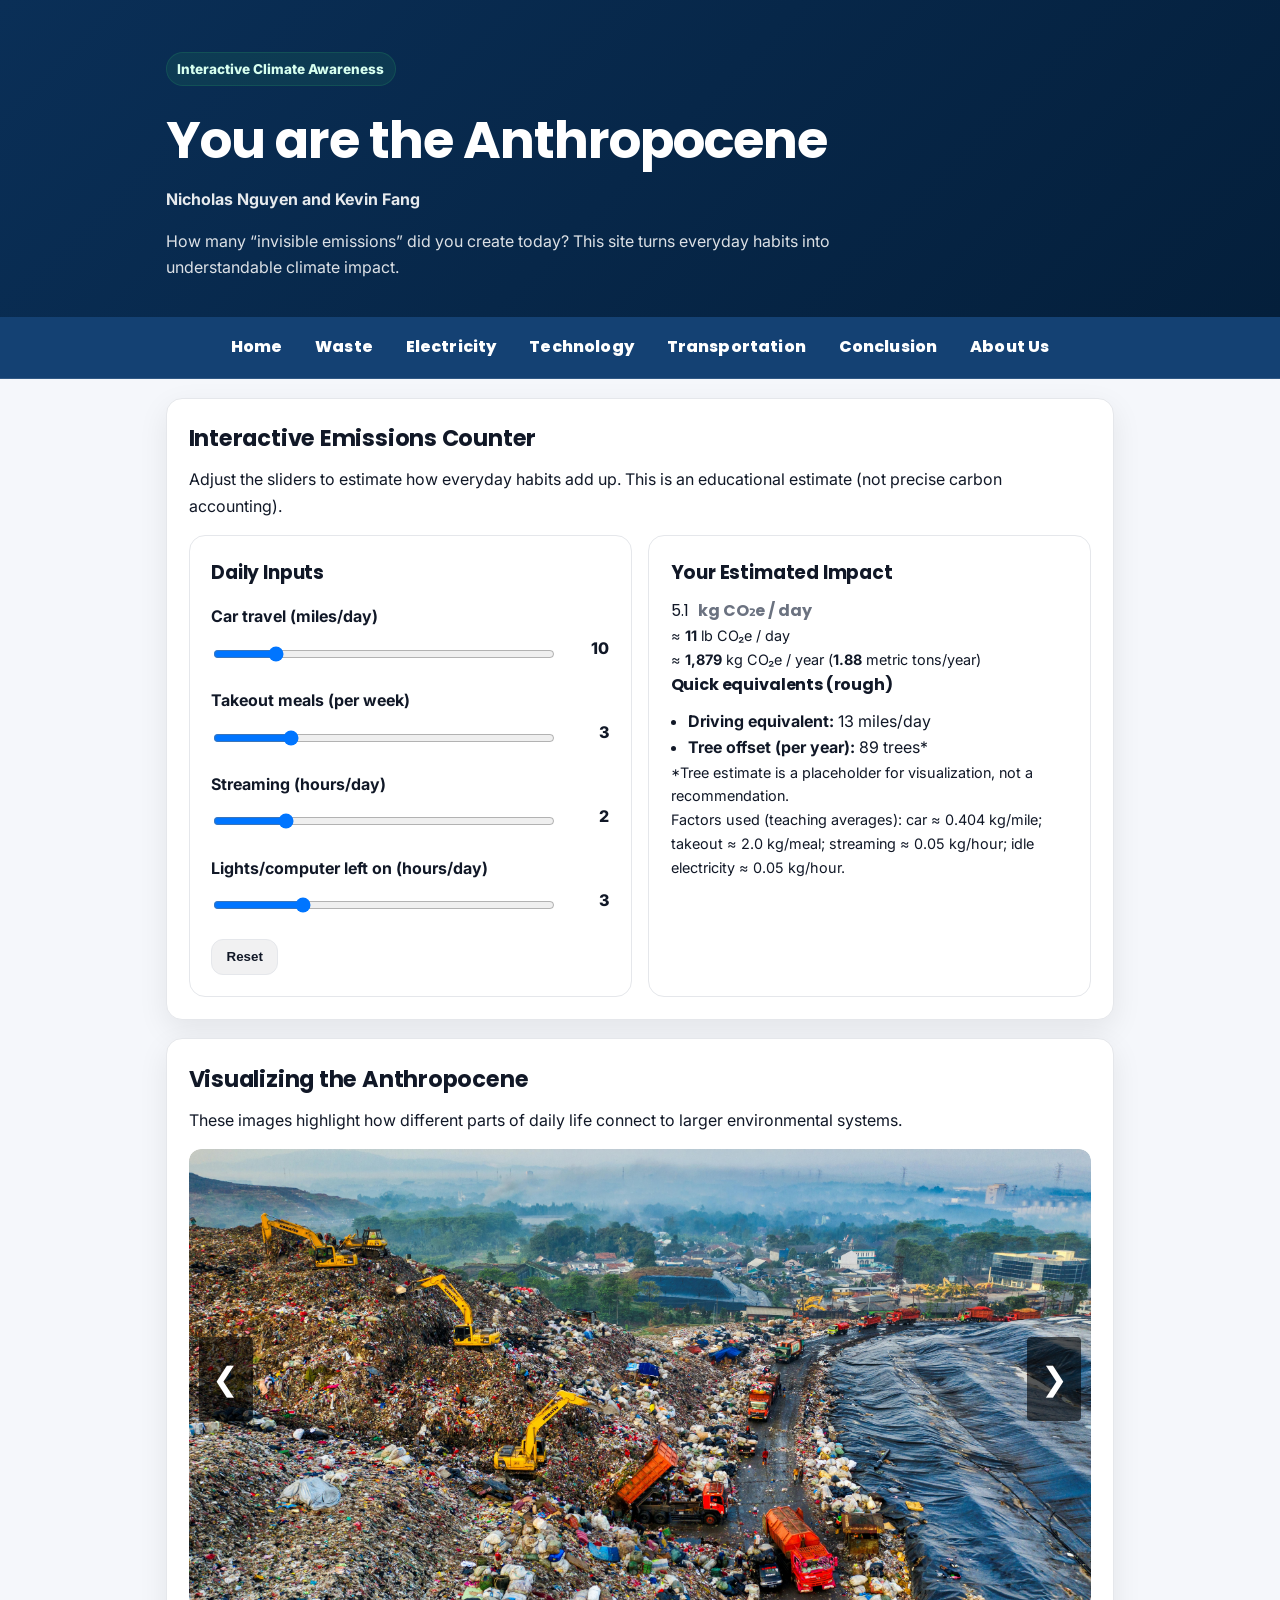
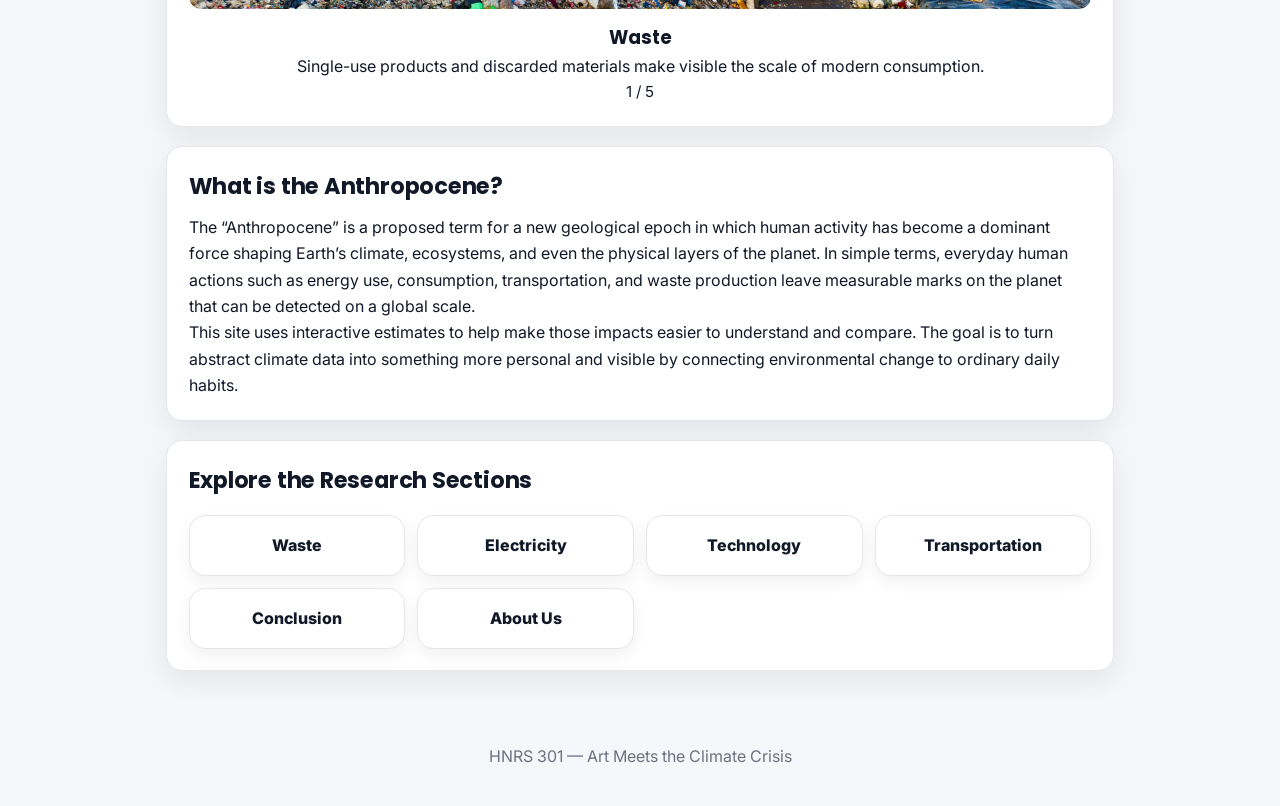
<file: index.html>
<!DOCTYPE html>
<html lang="en">
<head>
  <meta charset="UTF-8" />
  <title>You are the Anthropocene</title>
  <meta name="viewport" content="width=device-width, initial-scale=1.0" />
  <link href="https://fonts.googleapis.com/css2?family=Inter:wght@400;600;700&family=Poppins:wght@500;700&display=swap" rel="stylesheet">
  <link rel="stylesheet" href="style.css" />
    <style>
      .homepage-slideshow-wrap{
        text-align: center;
      }

      .homepage-slideshow-frame{
        position: relative;
        width: 100%;
        max-width: 950px;
        height: 460px;
        margin: 1rem auto 0;
        overflow: hidden;
        border-radius: 12px;
      }

      .homepage-slide-img{
        width: 100%;
        height: 100%;
        object-fit: cover;
        display: block;
        border-radius: 12px;
      }

      .homepage-slide-title,
      .homepage-slide-text,
      .homepage-slide-counter{
        width: 100%;
        max-width: 950px;
        margin-left: auto;
        margin-right: auto;
        text-align: center;
      }

      .homepage-slide-title{
        margin-top: .85rem;
        font-family: 'Poppins', sans-serif;
        font-size: 1.15rem;
        font-weight: 700;
      }

      .homepage-slide-text{
        margin-top: .35rem;
      }

      .homepage-slide-counter{
        margin-top: .45rem;
        font-size: .95rem;
      }

      .homepage-arrow{
        position: absolute;
        top: 50%;
        transform: translateY(-50%);
        font-size: 2rem;
        background: rgba(0,0,0,0.6);
        color: white;
        border: none;
        padding: .5rem .8rem;
        cursor: pointer;
        border-radius: 4px;
        z-index: 20;
        min-width: 54px;
        min-height: 84px;
      }

      .homepage-arrow.left{
        left: 10px;
      }

      .homepage-arrow.right{
        right: 10px;
      }

      .homepage-arrow:hover{
        background: rgba(0,0,0,0.85);
      }

      @media (max-width: 700px){
        .homepage-slideshow-frame{
          height: 300px;
        }
      }
    </style>
</head>

<body>
  <header class="hero">
    <div class="container">
      <span class="pill">Interactive Climate Awareness</span>
      <h1>You are the Anthropocene</h1>
      <p class="subhead">Nicholas Nguyen and Kevin Fang</p>
      <p class="lead">
        How many “invisible emissions” did you create today? This site turns everyday habits into understandable climate impact.
      </p>
    </div>
  </header>

  <nav class="topnav">
    <div class="container nav-inner">
      <a href="index.html">Home</a>
      <a href="pages/waste.html">Waste</a>
      <a href="pages/electricity.html">Electricity</a>
      <a href="pages/technology.html">Technology</a>
      <a href="pages/transportation.html">Transportation</a>
      <a href="pages/conclusion.html">Conclusion</a>
      <a href="pages/aboutus.html">About Us</a>
    </div>
  </nav>

  <main class="container">

    <section class="card" id="calculator">
      <h2>Interactive Emissions Counter</h2>
      <p class="muted">
        Adjust the sliders to estimate how everyday habits add up. This is an educational estimate (not precise carbon accounting).
      </p>

      <div class="grid2">
        <div class="card inner">
          <h3>Daily Inputs</h3>

          <label class="field">
            <span>Car travel (miles/day)</span>
            <div class="row">
              <input id="miles" type="range" min="0" max="60" value="10" />
              <span class="val"><span id="milesVal">10</span></span>
            </div>
          </label>

          <label class="field">
            <span>Takeout meals (per week)</span>
            <div class="row">
              <input id="takeout" type="range" min="0" max="14" value="3" />
              <span class="val"><span id="takeoutVal">3</span></span>
            </div>
          </label>

          <label class="field">
            <span>Streaming (hours/day)</span>
            <div class="row">
              <input id="stream" type="range" min="0" max="10" value="2" />
              <span class="val"><span id="streamVal">2</span></span>
            </div>
          </label>

          <label class="field">
            <span>Lights/computer left on (hours/day)</span>
            <div class="row">
              <input id="idle" type="range" min="0" max="12" value="3" />
              <span class="val"><span id="idleVal">3</span></span>
            </div>
          </label>

          <button id="resetBtn" class="btn secondary" type="button">Reset</button>
        </div>

        <div class="card inner">
          <h3>Your Estimated Impact</h3>

          <div class="bigNumber">
            <div class="big">
              <span id="co2KgDay">0.0</span>
              <span class="unit">kg CO₂e / day</span>
            </div>

            <p class="muted small">
              ≈ <strong><span id="co2LbDay">0</span></strong> lb CO₂e / day
            </p>

            <p class="muted small">
              ≈ <strong><span id="co2KgYear">0</span></strong> kg CO₂e / year
              (<strong><span id="co2TonsYear">0.00</span></strong> metric tons/year)
            </p>
          </div>

          <div class="equivalents">
            <h4>Quick equivalents (rough)</h4>
            <ul>
              <li><strong>Driving equivalent:</strong> <span id="eqMiles">0</span> miles/day</li>
              <li><strong>Tree offset (per year):</strong> <span id="eqTrees">0</span> trees*</li>
            </ul>
            <p class="muted small">*Tree estimate is a placeholder for visualization, not a recommendation.</p>
          </div>

          <p class="muted small">
            Factors used (teaching averages): car ≈ 0.404 kg/mile; takeout ≈ 2.0 kg/meal; streaming ≈ 0.05 kg/hour; idle electricity ≈ 0.05 kg/hour.
          </p>
        </div>
      </div>
    </section>

    <section class="card">
      <h2>Visualizing the Anthropocene</h2>
      <p class="muted">
        These images highlight how different parts of daily life connect to larger environmental systems.
      </p>

      <div class="homepage-slideshow-wrap">
        <div class="homepage-slideshow-frame">
          <button class="homepage-arrow left" id="homePrevBtn">&#10094;</button>

          <img
            id="homeSlideImg"
            src="images/homepage_waste.png"
            alt="Waste and the Anthropocene"
            class="homepage-slide-img"
          />

          <button class="homepage-arrow right" id="homeNextBtn">&#10095;</button>
        </div>

        <div class="homepage-slide-title" id="homeSlideTitle">Waste</div>
        <p class="muted homepage-slide-text" id="homeSlideText">
          Single-use products and discarded materials make visible the scale of modern consumption.
        </p>
        <p class="muted homepage-slide-counter">
          <span id="homeSlideIndex">1</span> / <span id="homeSlideTotal">5</span>
        </p>
      </div>
    </section>

    <section class="card">
      <h2>What is the Anthropocene?</h2>
      <p>
        The “Anthropocene” is a proposed term for a new geological epoch in which human activity has become a dominant force shaping Earth’s climate, ecosystems, and even the physical layers of the planet. In simple terms, everyday human actions such as energy use, consumption, transportation, and waste production leave measurable marks on the planet that can be detected on a global scale.
      </p>
      <p class="muted">
        This site uses interactive estimates to help make those impacts easier to understand and compare. The goal is to turn abstract climate data into something more personal and visible by connecting environmental change to ordinary daily habits.
      </p>
    </section>

    <section class="card">
      <h2>Explore the Research Sections</h2>
      <div class="linkGrid">
        <a class="linkCard" href="pages/waste.html">Waste</a>
        <a class="linkCard" href="pages/electricity.html">Electricity</a>
        <a class="linkCard" href="pages/technology.html">Technology</a>
        <a class="linkCard" href="pages/transportation.html">Transportation</a>
        <a class="linkCard" href="pages/conclusion.html">Conclusion</a>
        <a class="linkCard" href="pages/aboutus.html">About Us</a>
      </div>
    </section>

  </main>

  <script>
    const FACTORS = {
      carKgPerMile: 0.404,
      takeoutKgPerMeal: 2.0,
      streamKgPerHour: 0.05,
      idleKgPerHour: 0.05
    };

    const KG_TO_LB = 2.2046226218;

    const els = {
      miles: document.getElementById('miles'),
      takeout: document.getElementById('takeout'),
      stream: document.getElementById('stream'),
      idle: document.getElementById('idle'),

      milesVal: document.getElementById('milesVal'),
      takeoutVal: document.getElementById('takeoutVal'),
      streamVal: document.getElementById('streamVal'),
      idleVal: document.getElementById('idleVal'),

      co2KgDay: document.getElementById('co2KgDay'),
      co2LbDay: document.getElementById('co2LbDay'),
      co2KgYear: document.getElementById('co2KgYear'),
      co2TonsYear: document.getElementById('co2TonsYear'),

      eqMiles: document.getElementById('eqMiles'),
      eqTrees: document.getElementById('eqTrees'),

      resetBtn: document.getElementById('resetBtn')
    };

    function clamp(n, lo, hi) { return Math.max(lo, Math.min(hi, n)); }

    function compute() {
      const miles = Number(els.miles.value);
      const takeoutWeek = Number(els.takeout.value);
      const stream = Number(els.stream.value);
      const idle = Number(els.idle.value);

      els.milesVal.textContent = miles;
      els.takeoutVal.textContent = takeoutWeek;
      els.streamVal.textContent = stream;
      els.idleVal.textContent = idle;

      const takeoutPerDay = takeoutWeek / 7;

      const totalKgDay =
        miles * FACTORS.carKgPerMile +
        takeoutPerDay * FACTORS.takeoutKgPerMeal +
        stream * FACTORS.streamKgPerHour +
        idle * FACTORS.idleKgPerHour;

      const kgDayRounded = Math.round(totalKgDay * 10) / 10;
      els.co2KgDay.textContent = kgDayRounded.toFixed(1);

      const lbDay = totalKgDay * KG_TO_LB;
      els.co2LbDay.textContent = Math.round(lbDay).toLocaleString();

      const kgYear = totalKgDay * 365;
      els.co2KgYear.textContent = Math.round(kgYear).toLocaleString();

      const metricTonsYear = kgYear / 1000;
      els.co2TonsYear.textContent = metricTonsYear.toFixed(2);

      const drivingEq = totalKgDay / FACTORS.carKgPerMile;
      els.eqMiles.textContent = Math.round(drivingEq).toLocaleString();

      const trees = Math.round(kgYear / 21);
      els.eqTrees.textContent = clamp(trees, 0, 9999).toLocaleString();
    }

    ['input', 'change'].forEach(evt => {
      els.miles.addEventListener(evt, compute);
      els.takeout.addEventListener(evt, compute);
      els.stream.addEventListener(evt, compute);
      els.idle.addEventListener(evt, compute);
    });

    els.resetBtn.addEventListener('click', () => {
      els.miles.value = 10;
      els.takeout.value = 3;
      els.stream.value = 2;
      els.idle.value = 3;
      compute();
    });

    compute();

    const homeSlides = [
      {
        title: "Waste",
        text: "Single-use products and discarded materials make visible the scale of modern consumption.",
        src: "images/homepage_waste.png"
      },
      {
        title: "Electricity",
        text: "Digital systems and energy infrastructure often appear invisible, even though they require massive physical resources.",
        src: "images/homepage_electricity.png"
      },
      {
        title: "Technology",
        text: "Modern devices carry hidden costs through mining, manufacturing, labor, and electronic waste.",
        src: "images/homepage_technology.png"
      },
      {
        title: "Transportation",
        text: "Cars, planes, and transit systems shape everyday movement while producing emissions on a much larger scale.",
        src: "images/homepage_transportation.png"
      },
      {
        title: "Planetary Scale",
        text: "Earth at night reveals how deeply human activity now shapes the planet at a global scale.",
        src: "images/homepage_earth_at_night.png"
      }
    ];

    let currentHomeSlide = 0;

    const homeSlideImg = document.getElementById('homeSlideImg');
    const homeSlideTitle = document.getElementById('homeSlideTitle');
    const homeSlideText = document.getElementById('homeSlideText');
    const homeSlideIndex = document.getElementById('homeSlideIndex');
    const homeSlideTotal = document.getElementById('homeSlideTotal');
    const homePrevBtn = document.getElementById('homePrevBtn');
    const homeNextBtn = document.getElementById('homeNextBtn');

    homeSlideTotal.textContent = homeSlides.length;

    function renderHomeSlide() {
      const slide = homeSlides[currentHomeSlide];
      homeSlideImg.src = slide.src;
      homeSlideImg.alt = slide.title;
      homeSlideTitle.textContent = slide.title;
      homeSlideText.textContent = slide.text;
      homeSlideIndex.textContent = currentHomeSlide + 1;
    }

    homePrevBtn.addEventListener('click', () => {
      currentHomeSlide = (currentHomeSlide - 1 + homeSlides.length) % homeSlides.length;
      renderHomeSlide();
    });

    homeNextBtn.addEventListener('click', () => {
      currentHomeSlide = (currentHomeSlide + 1) % homeSlides.length;
      renderHomeSlide();
    });

    renderHomeSlide();
  </script>

  <footer class="footer">
    <div class="container">
      <p>HNRS 301 — Art Meets the Climate Crisis</p>
    </div>
  </footer>
</body>
</html>
</file>
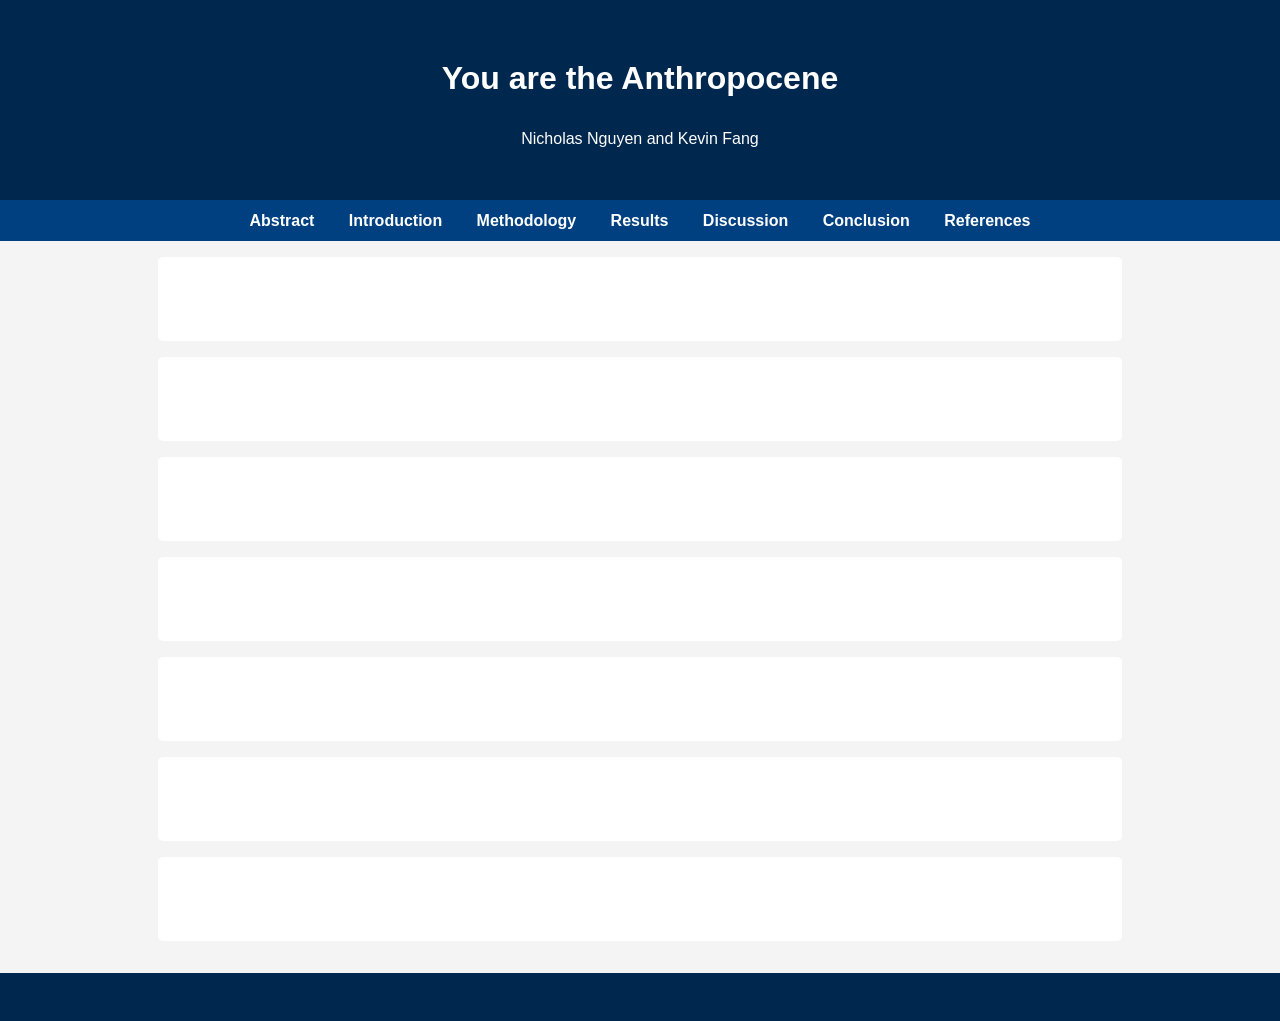
<file: homepage.html>
<!DOCTYPE html>
<html lang="en">
<head>
    <meta charset="UTF-8">
    <title>You are the Anthropocene</title>
    <meta name="viewport" content="width=device-width, initial-scale=1.0">
    
    <style>
        body {
            font-family: Arial, Helvetica, sans-serif;
            margin: 0;
            padding: 0;
            line-height: 1.6;
            background-color: #f4f4f4;
            color: #333;
        }

        header {
            background: #00274d;
            color: white;
            padding: 2rem;
            text-align: center;
        }

        nav {
            background: #004080;
            padding: 0.5rem;
            text-align: center;
        }

        nav a {
            color: white;
            margin: 0 15px;
            text-decoration: none;
            font-weight: bold;
        }

        nav a:hover {
            text-decoration: underline;
        }

        section {
            padding: 2rem;
            max-width: 900px;
            margin: auto;
            background: white;
            margin-top: 1rem;
            border-radius: 5px;
        }

        footer {
            text-align: center;
            padding: 1rem;
            background: #00274d;
            color: white;
            margin-top: 2rem;
        }
    </style>
</head>

<body>

<header>
    <h1>You are the Anthropocene</h1>
    <p>Nicholas Nguyen and Kevin Fang</p>
</header>

<nav>
    <a href="#abstract">Abstract</a>
    <a href="#introduction">Introduction</a>
    <a href="#methodology">Methodology</a>
    <a href="#results">Results</a>
    <a href="#discussion">Discussion</a>
    <a href="#conclusion">Conclusion</a>
    <a href="#references">References</a>
</nav>

<section id="abstract">
    <h2></h2>
    <p></p>
</section>

<section id="introduction">
    <h2></h2>
    <p></p>
</section>

<section id="methodology">
    <h2></h2>
    <p></p>
</section>

<section id="results">
    <h2></h2>
    <p></p>
</section>

<section id="discussion">
    <h2></h2>
    <p></p>
</section>

<section id="conclusion">
    <h2></h2>
    <p></p>
</section>

<section id="references">
    <h2></h2>
    <p></p>
</section>

<footer>
    <p></p>
</footer>

</body>
</html>
</file>
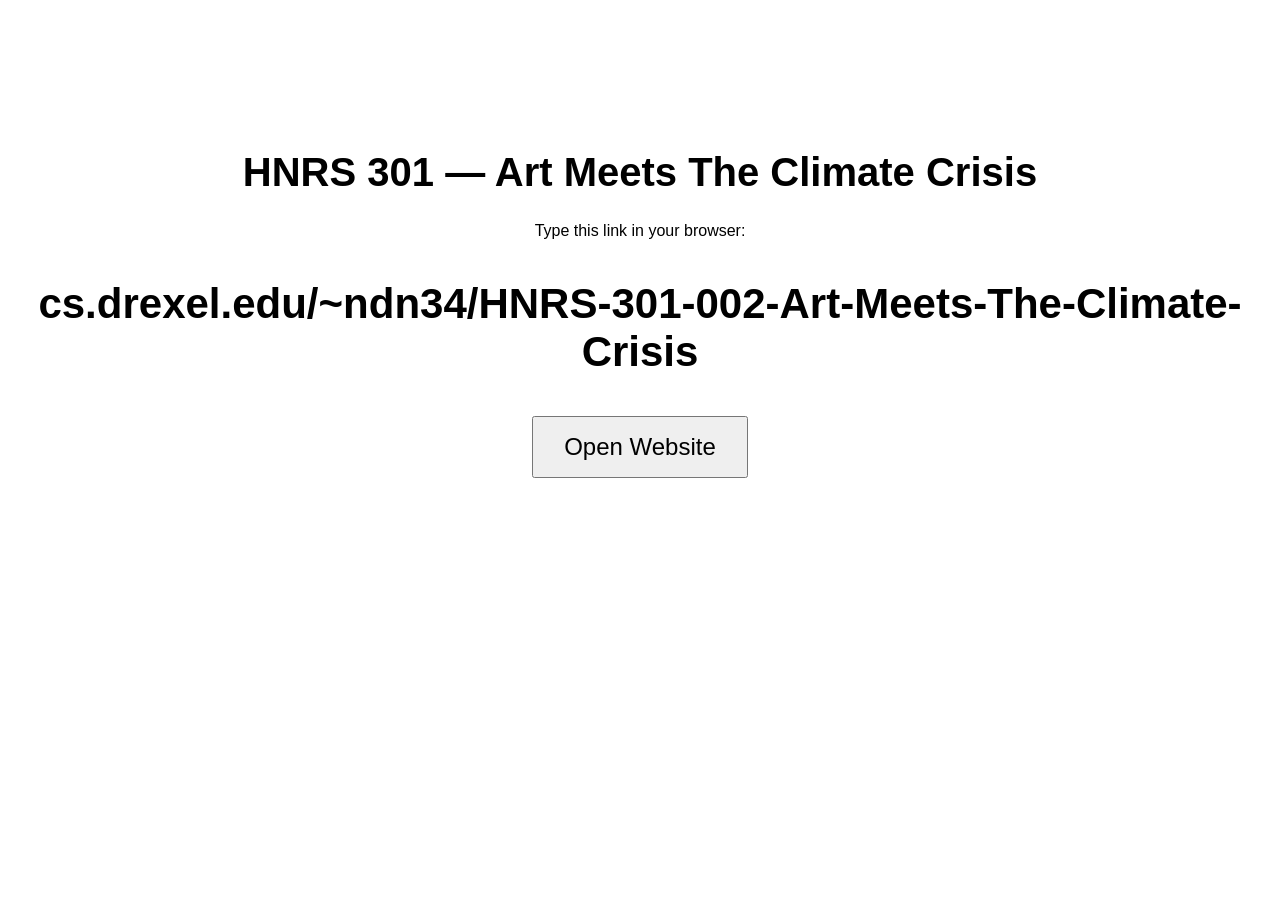
<file: link.html>
<!DOCTYPE html>
<html>
<head>
<title>HNRS Anthropocene Project</title>

<style>
body{
  font-family: Arial, sans-serif;
  text-align: center;
  margin-top: 150px;
  background: white;
}

h1{
  font-size: 40px;
}

.url{
  font-size: 42px;
  font-weight: bold;
  margin: 40px 0;
}

button{
  font-size: 24px;
  padding: 15px 30px;
  cursor: pointer;
}
</style>

</head>

<body>

<h1>HNRS 301 — Art Meets The Climate Crisis</h1>

<p>Type this link in your browser:</p>

<div class="url">
cs.drexel.edu/~ndn34/HNRS-301-002-Art-Meets-The-Climate-Crisis
</div>

<button onclick="location.href='index.html'">
Open Website
</button>

</body>
</html>
</file>
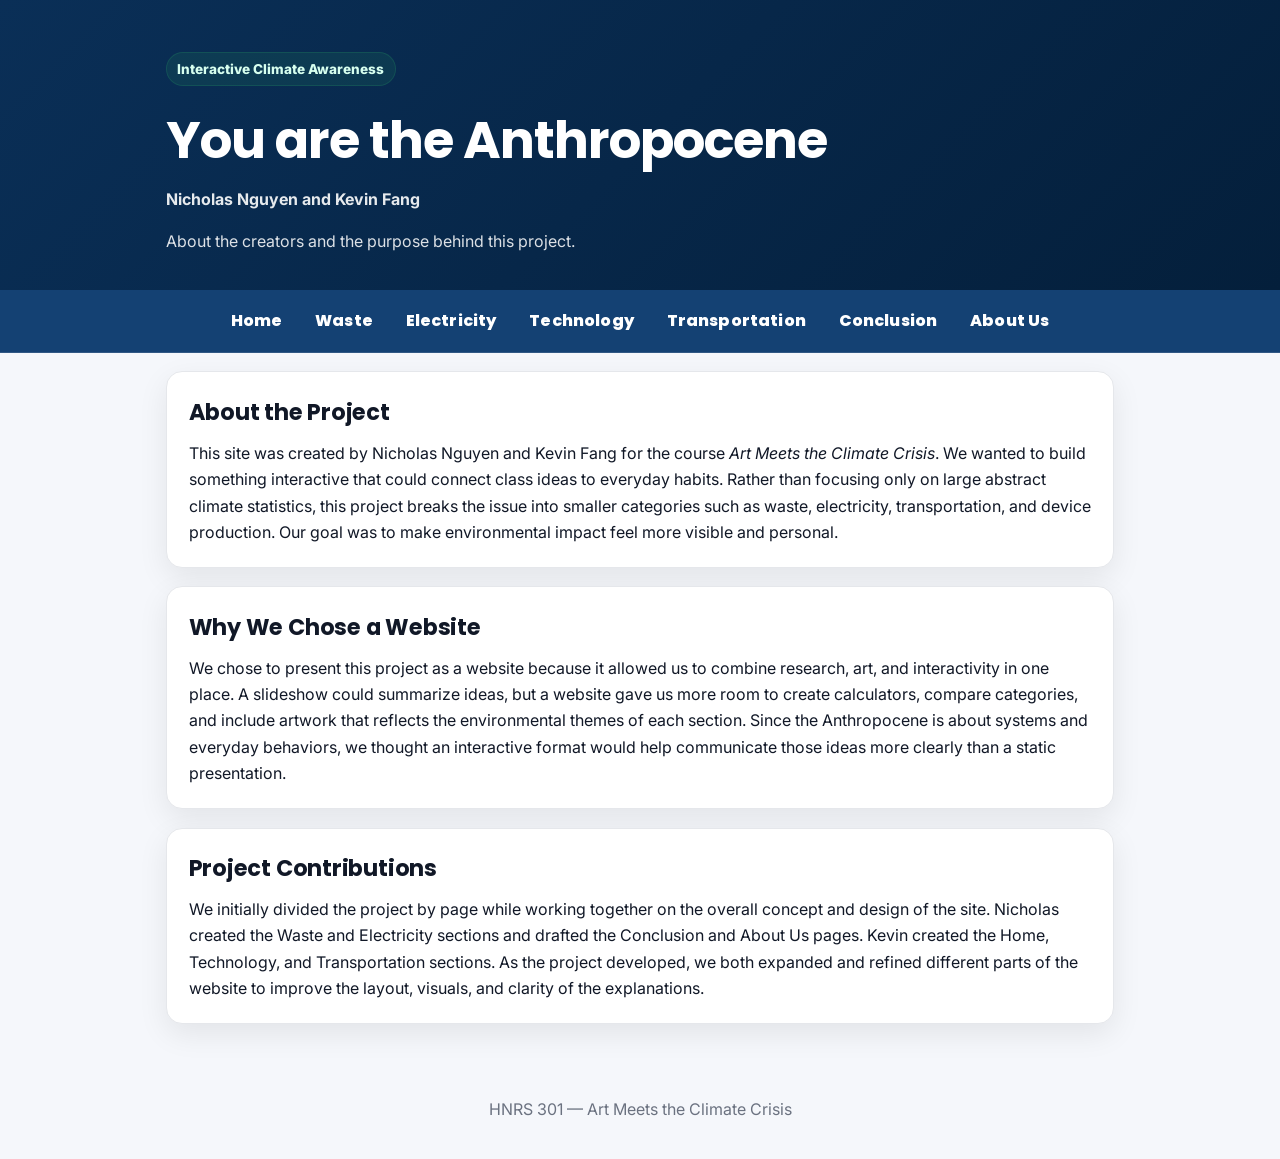
<file: pages/aboutus.html>
<!DOCTYPE html>
<html lang="en">
<head>
  <meta charset="UTF-8" />
  <title>About Us | You are the Anthropocene</title>
  <meta name="viewport" content="width=device-width, initial-scale=1.0" />
  <link href="https://fonts.googleapis.com/css2?family=Inter:wght@400;600;700&family=Poppins:wght@500;700&display=swap" rel="stylesheet">
  <link rel="stylesheet" href="../style.css" />
</head>
<body>
  <header class="hero">
    <div class="container">
      <span class="pill">Interactive Climate Awareness</span>
      <h1>You are the Anthropocene</h1>
      <p class="subhead">Nicholas Nguyen and Kevin Fang</p>
      <p class="lead">About the creators and the purpose behind this project.</p>
    </div>
  </header>

  <nav class="topnav">
    <div class="container nav-inner">
      <a href="../index.html">Home</a>
      <a href="waste.html">Waste</a>
      <a href="electricity.html">Electricity</a>
      <a href="technology.html">Technology</a>
      <a href="transportation.html">Transportation</a>
      <a href="conclusion.html">Conclusion</a>
      <a href="aboutus.html">About Us</a>
    </div>
  </nav>

  <main class="container">
    <section class="card">
      <h2>About the Project</h2>
      <p>
        This site was created by Nicholas Nguyen and Kevin Fang for the course <em>Art Meets the Climate Crisis</em>. 
        We wanted to build something interactive that could connect class ideas to everyday habits. Rather than focusing only 
        on large abstract climate statistics, this project breaks the issue into smaller categories such as waste, electricity, 
        transportation, and device production. Our goal was to make environmental impact feel more visible and personal.
      </p>
    </section>

    <section class="card">
      <h2>Why We Chose a Website</h2>
      <p>
        We chose to present this project as a website because it allowed us to combine research, art, and interactivity in one place. 
        A slideshow could summarize ideas, but a website gave us more room to create calculators, compare categories, and include 
        artwork that reflects the environmental themes of each section. Since the Anthropocene is about systems and everyday behaviors, 
        we thought an interactive format would help communicate those ideas more clearly than a static presentation.
      </p>
    </section>

    <section class="card">
      <h2>Project Contributions</h2>
      <p>
        We initially divided the project by page while working together on the overall concept and design of the site. Nicholas created the Waste and Electricity sections and drafted the Conclusion and About Us pages. Kevin created the Home, Technology, and Transportation sections. As the project developed, we both expanded and refined different parts of the website to improve the layout, visuals, and clarity of the explanations.
      </p>
    </section>
  </main>

  <footer class="footer">
    <div class="container"><p>HNRS 301 — Art Meets the Climate Crisis</p></div>
  </footer>
</body>
</html>
</file>
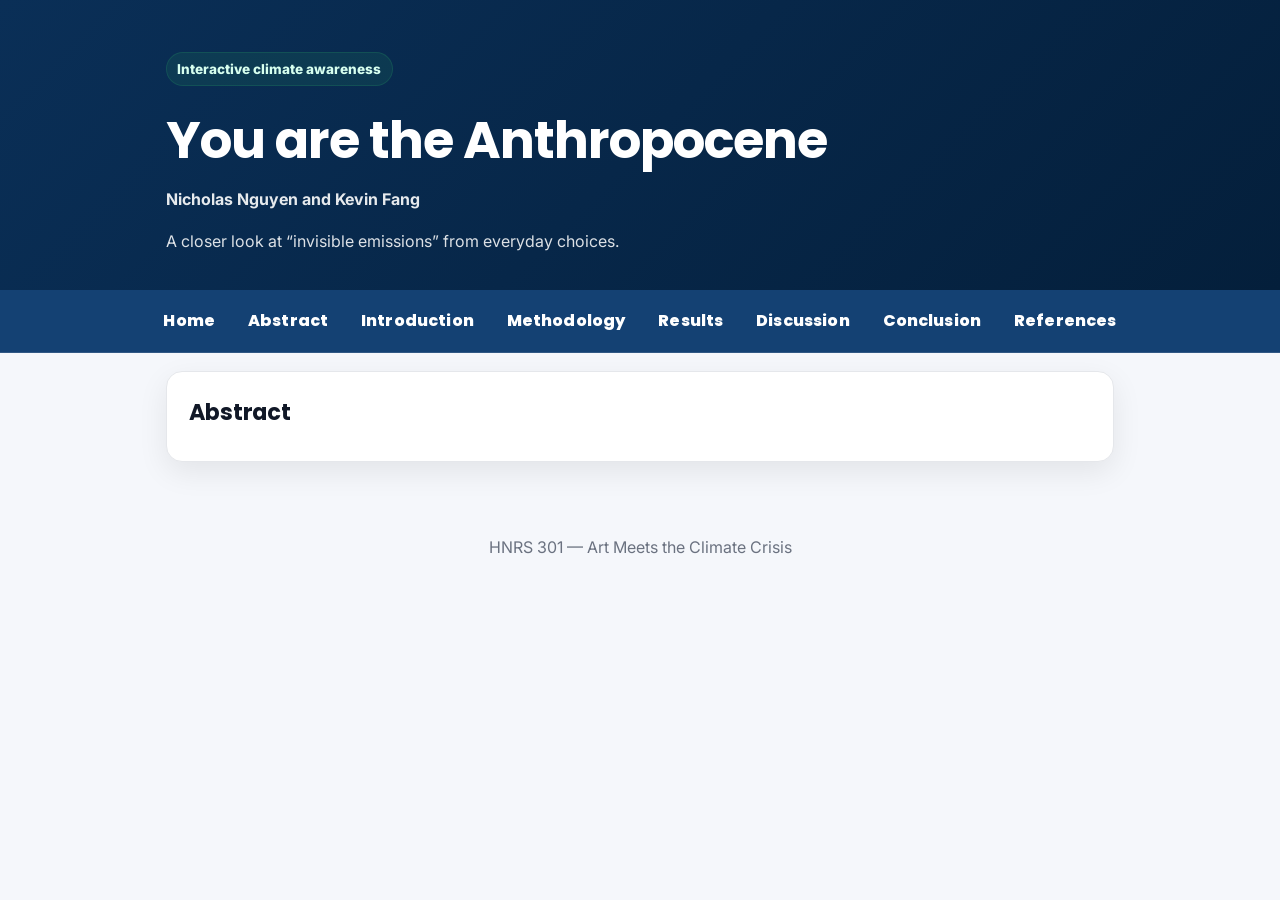
<file: pages/abstract.html>
<!DOCTYPE html>
<html lang="en">
<head>
  <meta charset="UTF-8" />
  <title>Abstract | You are the Anthropocene</title>
  <meta name="viewport" content="width=device-width, initial-scale=1.0" />
  <link href="https://fonts.googleapis.com/css2?family=Inter:wght@400;600;700&family=Poppins:wght@500;700&display=swap" rel="stylesheet">
  <link rel="stylesheet" href="../style.css" />
</head>
<body>
  <header class="hero">
    <div class="container">
      <span class="pill">Interactive climate awareness</span>
      <h1>You are the Anthropocene</h1>
      <p class="subhead">Nicholas Nguyen and Kevin Fang</p>
      <p class="lead">A closer look at “invisible emissions” from everyday choices.</p>
    </div>
  </header>

  <nav class="topnav">
    <div class="container nav-inner">
      <a href="../index.html">Home</a>
      <a href="abstract.html">Abstract</a>
      <a href="introduction.html">Introduction</a>
      <a href="methodology.html">Methodology</a>
      <a href="results.html">Results</a>
      <a href="discussion.html">Discussion</a>
      <a href="conclusion.html">Conclusion</a>
      <a href="references.html">References</a>
    </div>
  </nav>

  <main class="container">
    <section class="card">
      <h2>Abstract</h2>
      <p></p>
    </section>
  </main>

  <footer class="footer">
    <div class="container"><p>HNRS 301 — Art Meets the Climate Crisis</p></div>
  </footer>
</body>
</html>
</file>
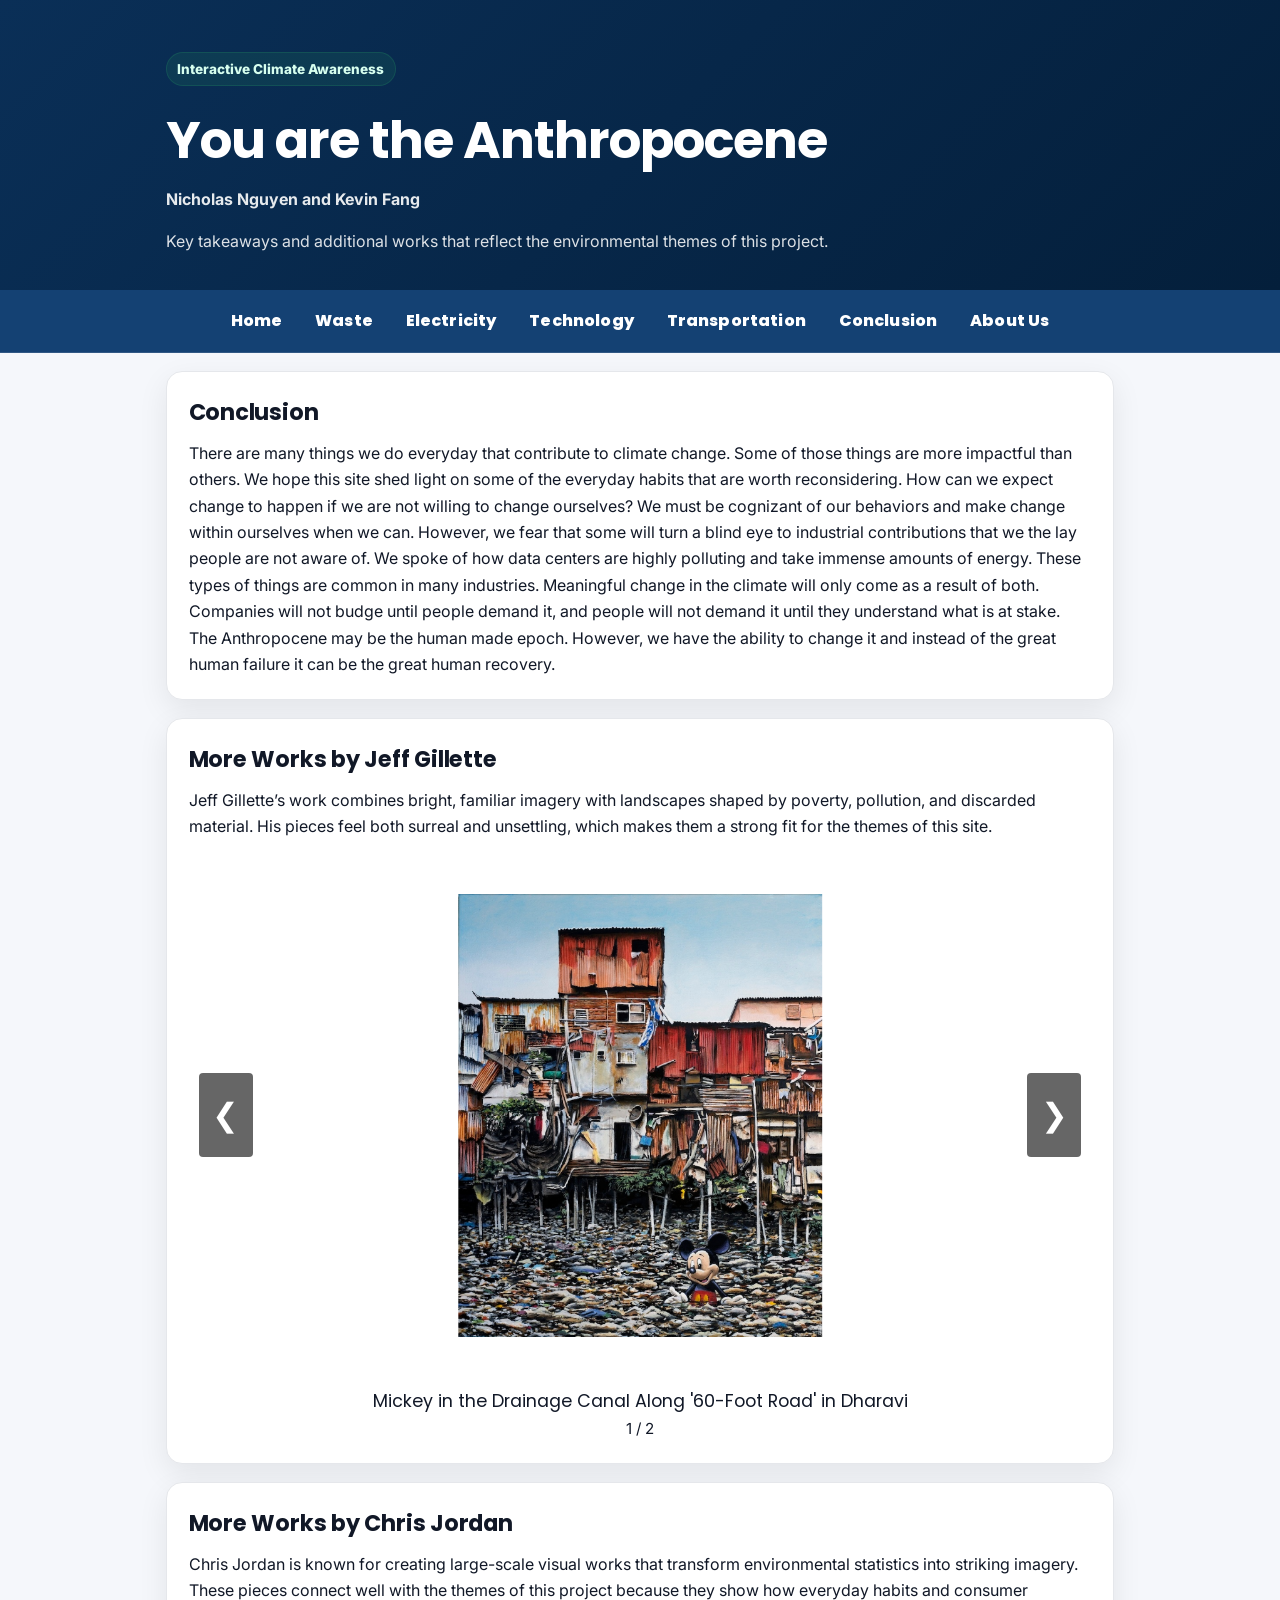
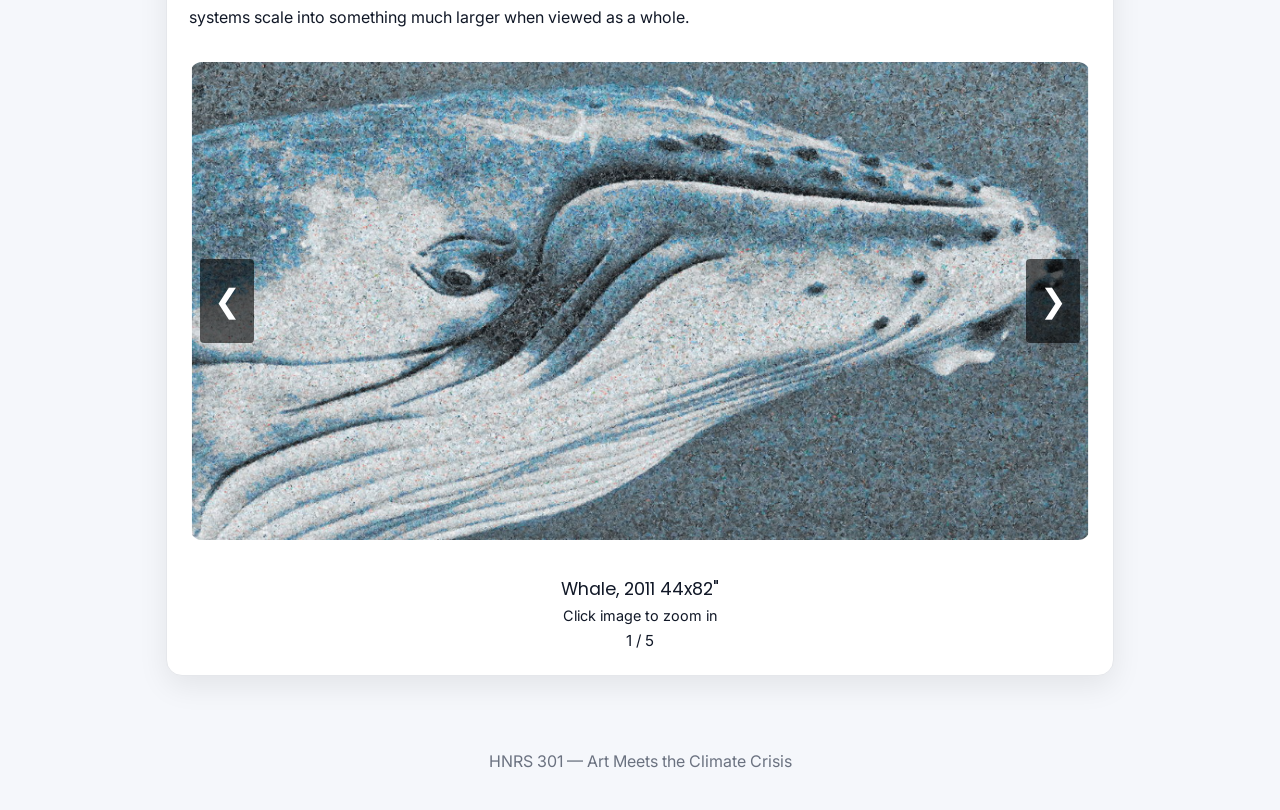
<file: pages/conclusion.html>
<!DOCTYPE html>
<html lang="en">
<head>
  <meta charset="UTF-8" />
  <title>Conclusion | You are the Anthropocene</title>
  <meta name="viewport" content="width=device-width, initial-scale=1.0" />
  <link href="https://fonts.googleapis.com/css2?family=Inter:wght@400;600;700&family=Poppins:wght@500;700&display=swap" rel="stylesheet">
  <link rel="stylesheet" href="../style.css" />
  <style>
    .slideshow-wrap{
      text-align: center;
    }

    .slideshow-frame{
      margin-top: 1rem;
    }

    .slideshow-title{
      margin-top: .75rem;
      font-family: 'Poppins', sans-serif;
      font-size: 1.1rem;
    }

    .slide-caption{
      margin-top: .5rem;
    }

    .slide-counter{
      margin-top: .35rem;
      font-size: .95rem;
    }

    .slideshow-container{
      position: relative;
      display: inline-block;
    }

    .slide-arrow{
      position: absolute;
      top: 50%;
      transform: translateY(-50%);
      font-size: 2rem;
      background: rgba(0,0,0,0.6);
      color: white;
      border: none;
      padding: .5rem .8rem;
      cursor: pointer;
      border-radius: 4px;
      z-index: 20;
      min-width: 54px;
      min-height: 84px;
    }

    .slide-arrow.left{
      left: 10px;
    }

    .slide-arrow.right{
      right: 10px;
    }

    .slide-arrow:hover{
      background: rgba(0,0,0,0.85);
    }

    #chrisJordanSlide{
      position: relative;
      z-index: 1;
    }
  </style>
</head>
<body>
  <header class="hero">
    <div class="container">
      <span class="pill">Interactive Climate Awareness</span>
      <h1>You are the Anthropocene</h1>
      <p class="subhead">Nicholas Nguyen and Kevin Fang</p>
      <p class="lead">Key takeaways and additional works that reflect the environmental themes of this project.</p>
    </div> 
  </header>

  <nav class="topnav">
    <div class="container nav-inner">
      <a href="../index.html">Home</a>
      <a href="waste.html">Waste</a>
      <a href="electricity.html">Electricity</a>
      <a href="technology.html">Technology</a>
      <a href="transportation.html">Transportation</a>
      <a href="conclusion.html">Conclusion</a>
      <a href="aboutus.html">About Us</a>
    </div>
  </nav>

  <main class="container">
    <section class="card">
      <h2>Conclusion</h2>
      <p>
        There are many things we do everyday that contribute to climate change. Some of those things are more impactful than
        others. We hope this site shed light on some of the everyday habits that are worth reconsidering. How can we expect change 
        to happen if we are not willing to change ourselves? We must be cognizant of our behaviors and make change within ourselves
        when we can. However, we fear that some will turn a blind eye to industrial contributions that we the lay people are not
        aware of. We spoke of how data centers are highly polluting and take immense amounts of energy. These types of things are 
        common in many industries. Meaningful change in the climate will only come as a result of both. Companies will not budge 
        until people demand it, and people will not demand it until they understand what is at stake. The Anthropocene 
        may be the human made epoch. However, we have the ability to change it and instead of the great human failure it can be the 
        great human recovery.
      </p>
    </section>

    <section class="card">
      <h2>More Works by Jeff Gillette</h2>
      <p>
        Jeff Gillette’s work combines bright, familiar imagery with landscapes shaped by poverty, pollution, and discarded material. 
        His pieces feel both surreal and unsettling, which makes them a strong fit for the themes of this site.
      </p>

      <div class="slideshow-wrap">
        <div class="slideshow-frame gillette-stage">
          <button class="slide-arrow left" id="prevGilletteBtn">&#10094;</button>

          <img
            id="gilletteSlide"
            src="../images/Micket.png"
            alt="Jeff Gillette artwork"
            class="gillette-artwork"
          />

          <button class="slide-arrow right" id="nextGilletteBtn">&#10095;</button>
        </div>

        <div class="slideshow-title" id="gilletteTitle">"Mickey in the Drainage Canal Along '60-Foot Road' in Dharavi"</div>

        <p class="muted slide-counter">
          <span id="gilletteIndex">1</span> / <span id="gilletteTotal">2</span>
        </p>
      </div>
    </section>

    <section class="card">
      <h2>More Works by Chris Jordan</h2>
      <p>
        Chris Jordan is known for creating large-scale visual works that transform environmental statistics into striking imagery. 
        These pieces connect well with the themes of this project because they show how everyday habits and consumer systems scale 
        into something much larger when viewed as a whole.
      </p>

      <div class="slideshow-wrap">
        <div class="slideshow-frame slideshow-container">
          <button class="slide-arrow left" id="prevSlideBtn">&#10094;</button>

          <img
            id="chrisJordanSlide"
            src="../images/plastic_bags2_zoomed_out.png"
            alt="Chris Jordan artwork"
            class="artwork-large artwork-clickable"
          />

          <button class="slide-arrow right" id="nextSlideBtn">&#10095;</button>
        </div>

        <div class="slideshow-title" id="chrisJordanTitle">Whale, 2011 44x82"</div>

        <p class="muted small slide-caption">
          Click image to zoom in
        </p>

        <p class="muted slide-counter">
          <span id="slideIndex">1</span> / <span id="slideTotal">5</span>
        </p>
      </div>
    </section>
  </main>

  <!-- Zoom modal for Chris Jordan only -->
  <div id="artModal" class="art-modal">
    <span class="art-modal-close" id="artModalClose">&times;</span>

    <div class="art-modal-inner">
      <img id="artModalImg" class="art-modal-content" src="" alt="Zoomed artwork view" />
      <p id="artModalCaption" class="art-modal-caption"></p>
    </div>
  </div>

  <script>
    const slides = [
      {
        title: 'Whale, 2011 44x82"',
        out: "../images/plastic_bags2_zoomed_out.png",
        in: "../images/plastic_bags2_zoomed_in.png",
        caption: "Depicts 50,000 plastic bags, equal to the average number of pieces of floating plastic per square mile in the Pacific Ocean (2010 statistic). Based on a photo by Bryant Austin."
      },
      {
        title: 'Venus, 2011 60x103"',
        out: "../images/plastic_bags_zoomed_out.png",
        in: "../images/plastic_bags_zoomed_in.png",
        caption: "Depicts 240,000 plastic bags, equal to the average number of plastic bags consumed around the world every ten seconds (2010 statistic)."
      },
      {
        title: 'Gyre, 2009 60x90"',
        out: "../images/plastics_zoomed_out.png",
        in: "../images/plastics_zoomed_in.png",
        caption: "Depicts 2.5 million pieces of plastic collected from the Pacific Ocean."
      },
      {
        title: 'Carbon, 2018 8x15 feet in four panels',
        out: "../images/coal_zoomed_out.png",
        in: "../images/coal_zoomed_in.png",
        caption: "Depicts 2,400,000 pieces of coal, equal to the estimated number of kilograms of carbon being emitted into Earth's atmosphere every second by the human burning of fossil fuels (2023 statistic)."
      },
      {
        title: 'Unsinkable, 2013 60x107"',
        out: "../images/uranium_zoomed_out.png",
        in: "../images/uranium_zoomed_in.png",
        caption: "Depicts 67,000 mushroom clouds, equal to the number of metric tons of ultra-radioactive uranium/plutonium waste stored in temporary pools at the 104 nuclear power plants in the US (2013 statistic)."
      }
    ];

    const gilletteSlides = [
      {
        title: "Mickey in the Drainage Canal Along '60-Foot Road' in Dharavi",
        src: "../images/Micket.png"
      },
      {
        title: "Abandoned Dismaland",
        src: "../images/dismaland.png"
      }
    ];

    let currentSlide = 0;
    let currentGilletteSlide = 0;

    const slideImg = document.getElementById('chrisJordanSlide');
    const slideTitle = document.getElementById('chrisJordanTitle');
    const slideIndex = document.getElementById('slideIndex');
    const slideTotal = document.getElementById('slideTotal');
    const prevSlideBtn = document.getElementById('prevSlideBtn');
    const nextSlideBtn = document.getElementById('nextSlideBtn');

    const gilletteImg = document.getElementById('gilletteSlide');
    const gilletteTitle = document.getElementById('gilletteTitle');
    const gilletteIndex = document.getElementById('gilletteIndex');
    const gilletteTotal = document.getElementById('gilletteTotal');
    const prevGilletteBtn = document.getElementById('prevGilletteBtn');
    const nextGilletteBtn = document.getElementById('nextGilletteBtn');

    const artModal = document.getElementById('artModal');
    const artModalImg = document.getElementById('artModalImg');
    const artModalClose = document.getElementById('artModalClose');
    const artModalCaption = document.getElementById('artModalCaption');

    slideTotal.textContent = slides.length;
    gilletteTotal.textContent = gilletteSlides.length;

    function renderSlide() {
      const slide = slides[currentSlide];

      slideImg.src = slide.out;
      slideImg.alt = slide.title;
      slideTitle.textContent = slide.title;
      slideIndex.textContent = currentSlide + 1;

      artModalImg.src = slide.in;
      artModalImg.alt = slide.title + " zoomed in";
      artModalCaption.textContent = slide.caption;
    }

    function renderGilletteSlide() {
      const slide = gilletteSlides[currentGilletteSlide];

      gilletteImg.src = slide.src;
      gilletteImg.alt = slide.title;
      gilletteTitle.textContent = slide.title;
      gilletteIndex.textContent = currentGilletteSlide + 1;
    }

    prevSlideBtn.addEventListener('click', () => {
      currentSlide = (currentSlide - 1 + slides.length) % slides.length;
      renderSlide();
    });

    nextSlideBtn.addEventListener('click', () => {
      currentSlide = (currentSlide + 1) % slides.length;
      renderSlide();
    });

    prevGilletteBtn.addEventListener('click', () => {
      currentGilletteSlide = (currentGilletteSlide - 1 + gilletteSlides.length) % gilletteSlides.length;
      renderGilletteSlide();
    });

    nextGilletteBtn.addEventListener('click', () => {
      currentGilletteSlide = (currentGilletteSlide + 1) % gilletteSlides.length;
      renderGilletteSlide();
    });

    slideImg.addEventListener('click', () => {
      artModal.style.display = 'flex';
    });

    artModalClose.addEventListener('click', () => {
      artModal.style.display = 'none';
    });

    artModal.addEventListener('click', (e) => {
      if (e.target === artModal) {
        artModal.style.display = 'none';
      }
    });

    document.addEventListener('keydown', (e) => {
      if (e.key === 'Escape') {
        artModal.style.display = 'none';
      } else if (e.key === 'ArrowRight') {
        currentSlide = (currentSlide + 1) % slides.length;
        renderSlide();
      } else if (e.key === 'ArrowLeft') {
        currentSlide = (currentSlide - 1 + slides.length) % slides.length;
        renderSlide();
      }
    });

    renderSlide();
    renderGilletteSlide();
  </script>

  <footer class="footer">
    <div class="container"><p>HNRS 301 — Art Meets the Climate Crisis</p></div>
  </footer>
</body>
</html>
</file>
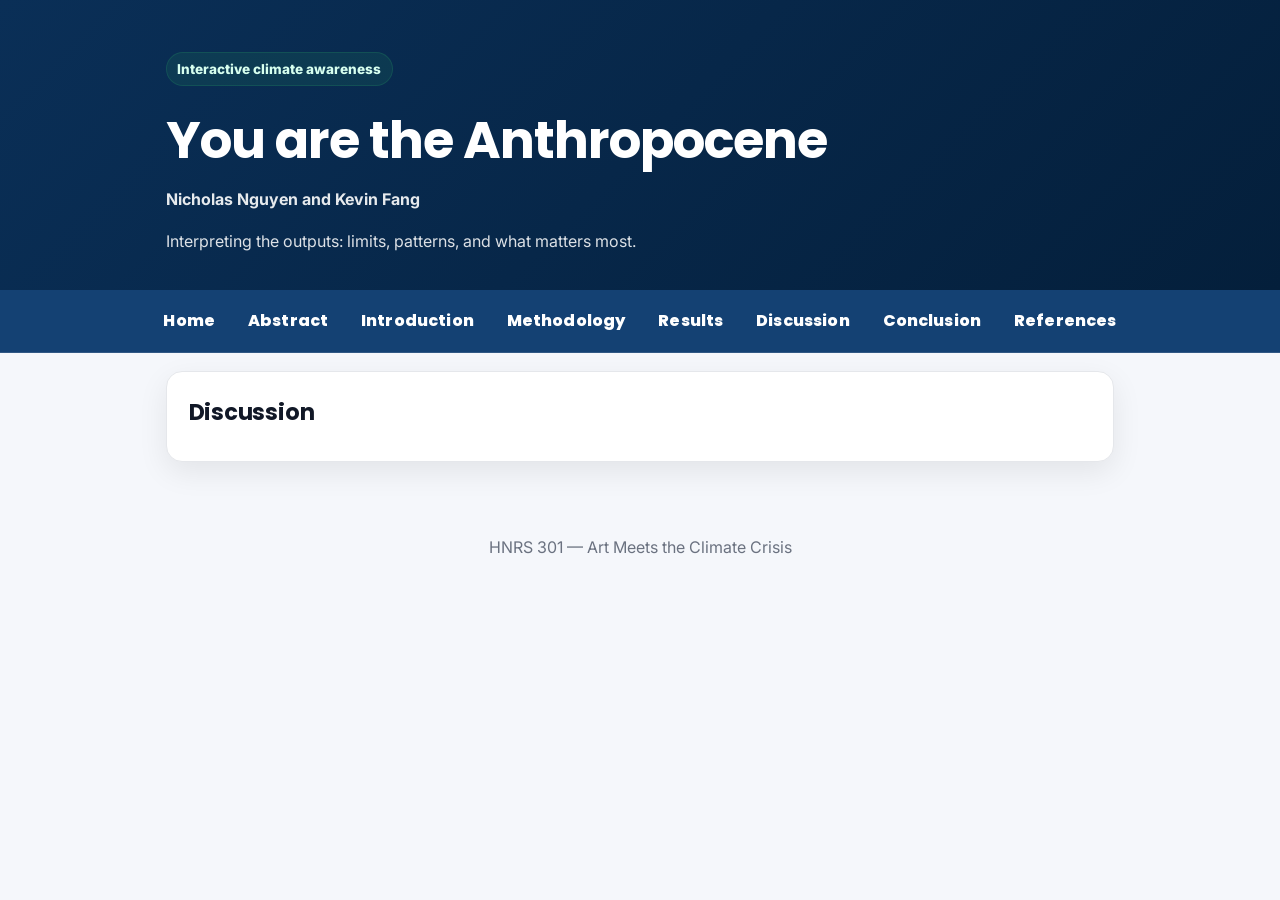
<file: pages/discussion.html>
<!DOCTYPE html>
<html lang="en">
<head>
  <meta charset="UTF-8" />
  <title>Discussion | You are the Anthropocene</title>
  <meta name="viewport" content="width=device-width, initial-scale=1.0" />
  <link href="https://fonts.googleapis.com/css2?family=Inter:wght@400;600;700&family=Poppins:wght@500;700&display=swap" rel="stylesheet">
  <link rel="stylesheet" href="../style.css" />
</head>
<body>
  <header class="hero">
    <div class="container">
      <span class="pill">Interactive climate awareness</span>
      <h1>You are the Anthropocene</h1>
      <p class="subhead">Nicholas Nguyen and Kevin Fang</p>
      <p class="lead">Interpreting the outputs: limits, patterns, and what matters most.</p>
    </div>
  </header>

  <nav class="topnav">
    <div class="container nav-inner">
      <a href="../index.html">Home</a>
      <a href="abstract.html">Abstract</a>
      <a href="introduction.html">Introduction</a>
      <a href="methodology.html">Methodology</a>
      <a href="results.html">Results</a>
      <a href="discussion.html">Discussion</a>
      <a href="conclusion.html">Conclusion</a>
      <a href="references.html">References</a>
    </div>
  </nav>

  <main class="container">
    <section class="card">
      <h2>Discussion</h2>
      <p></p>
    </section>
  </main>

  <footer class="footer">
    <div class="container"><p>HNRS 301 — Art Meets the Climate Crisis</p></div>
  </footer>
</body>
</html>
</file>
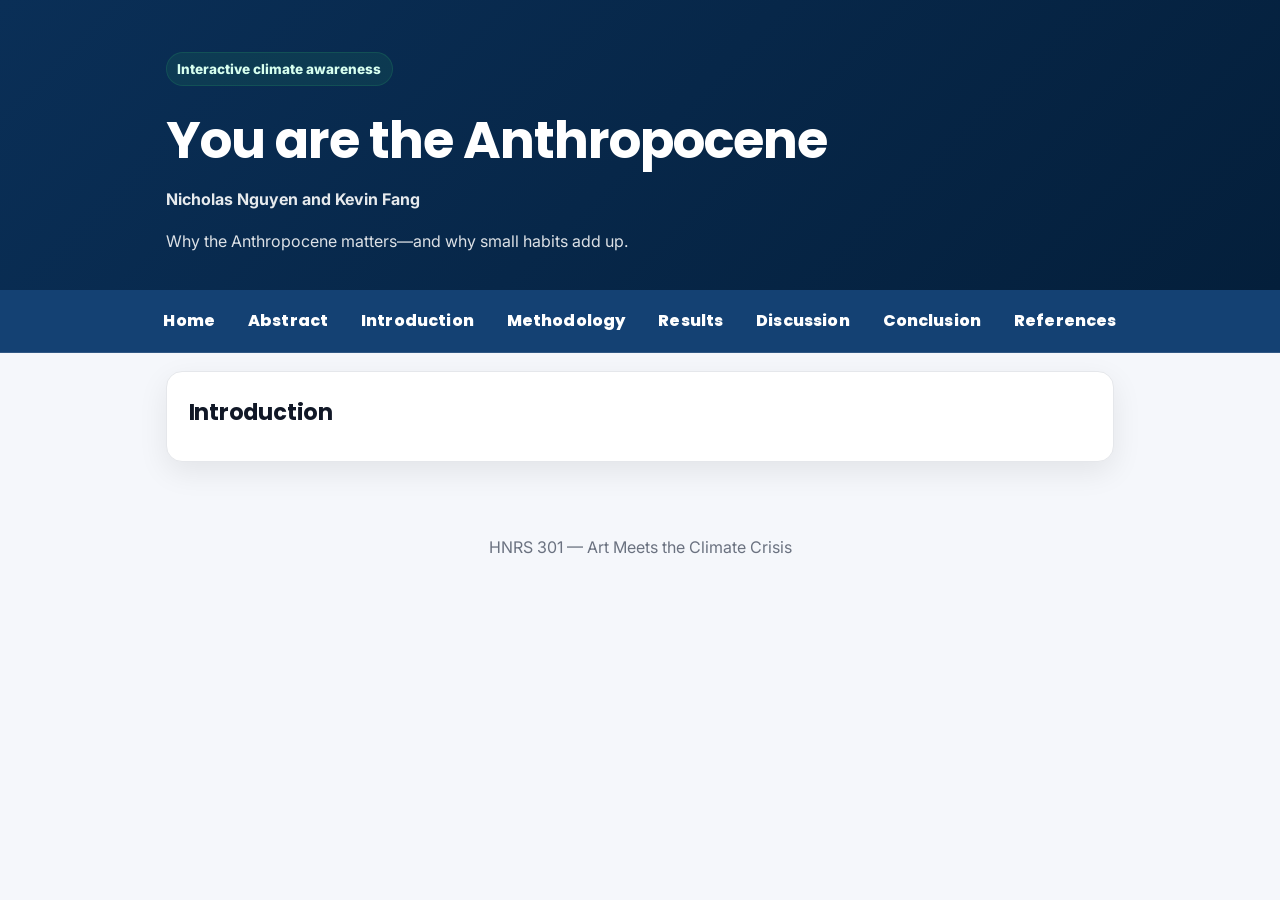
<file: pages/introduction.html>
<!DOCTYPE html>
<html lang="en">
<head>
  <meta charset="UTF-8" />
  <title>Introduction | You are the Anthropocene</title>
  <meta name="viewport" content="width=device-width, initial-scale=1.0" />
  <link href="https://fonts.googleapis.com/css2?family=Inter:wght@400;600;700&family=Poppins:wght@500;700&display=swap" rel="stylesheet">
  <link rel="stylesheet" href="../style.css" />
</head>
<body>
  <header class="hero">
    <div class="container">
      <span class="pill">Interactive climate awareness</span>
      <h1>You are the Anthropocene</h1>
      <p class="subhead">Nicholas Nguyen and Kevin Fang</p>
      <p class="lead">Why the Anthropocene matters—and why small habits add up.</p>
    </div>
  </header>

  <nav class="topnav">
    <div class="container nav-inner">
      <a href="../index.html">Home</a>
      <a href="abstract.html">Abstract</a>
      <a href="introduction.html">Introduction</a>
      <a href="methodology.html">Methodology</a>
      <a href="results.html">Results</a>
      <a href="discussion.html">Discussion</a>
      <a href="conclusion.html">Conclusion</a>
      <a href="references.html">References</a>
    </div>
  </nav>

  <main class="container">
    <section class="card">
      <h2>Introduction</h2>
      <p></p>
    </section>
  </main>

  <footer class="footer">
    <div class="container"><p>HNRS 301 — Art Meets the Climate Crisis</p></div>
  </footer>
</body>
</html>
</file>
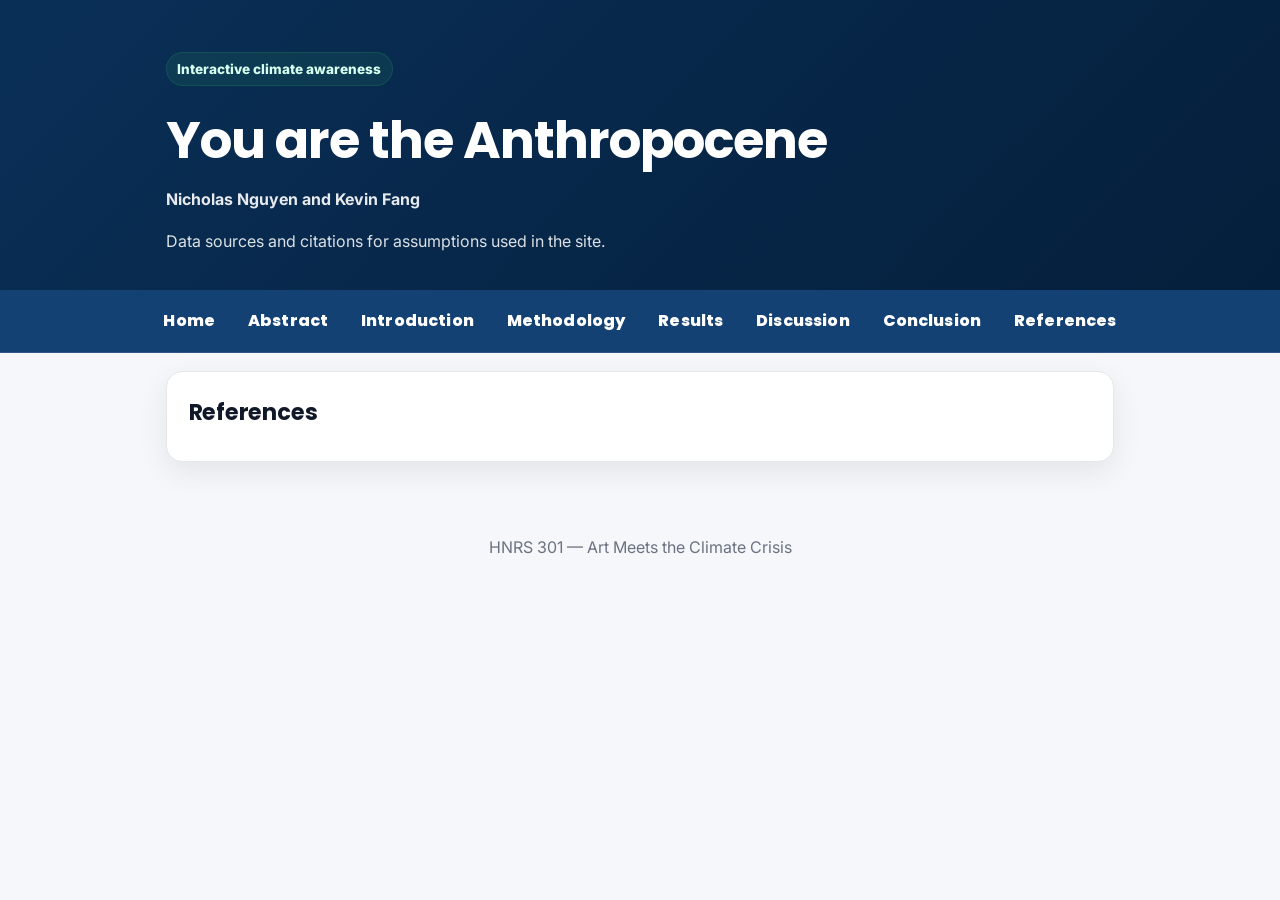
<file: pages/references.html>
<!DOCTYPE html>
<html lang="en">
<head>
  <meta charset="UTF-8" />
  <title>References | You are the Anthropocene</title>
  <meta name="viewport" content="width=device-width, initial-scale=1.0" />
  <link href="https://fonts.googleapis.com/css2?family=Inter:wght@400;600;700&family=Poppins:wght@500;700&display=swap" rel="stylesheet">
  <link rel="stylesheet" href="../style.css" />
</head>
<body>
  <header class="hero">
    <div class="container">
      <span class="pill">Interactive climate awareness</span>
      <h1>You are the Anthropocene</h1>
      <p class="subhead">Nicholas Nguyen and Kevin Fang</p>
      <p class="lead">Data sources and citations for assumptions used in the site.</p>
    </div>
  </header>

  <nav class="topnav">
    <div class="container nav-inner">
      <a href="../index.html">Home</a>
      <a href="abstract.html">Abstract</a>
      <a href="introduction.html">Introduction</a>
      <a href="methodology.html">Methodology</a>
      <a href="results.html">Results</a>
      <a href="discussion.html">Discussion</a>
      <a href="conclusion.html">Conclusion</a>
      <a href="references.html">References</a>
    </div>
  </nav>

  <main class="container">
    <section class="card">
      <h2>References</h2>
      <p></p>
    </section>
  </main>

  <footer class="footer">
    <div class="container"><p>HNRS 301 — Art Meets the Climate Crisis</p></div>
  </footer>
</body>
</html>
</file>
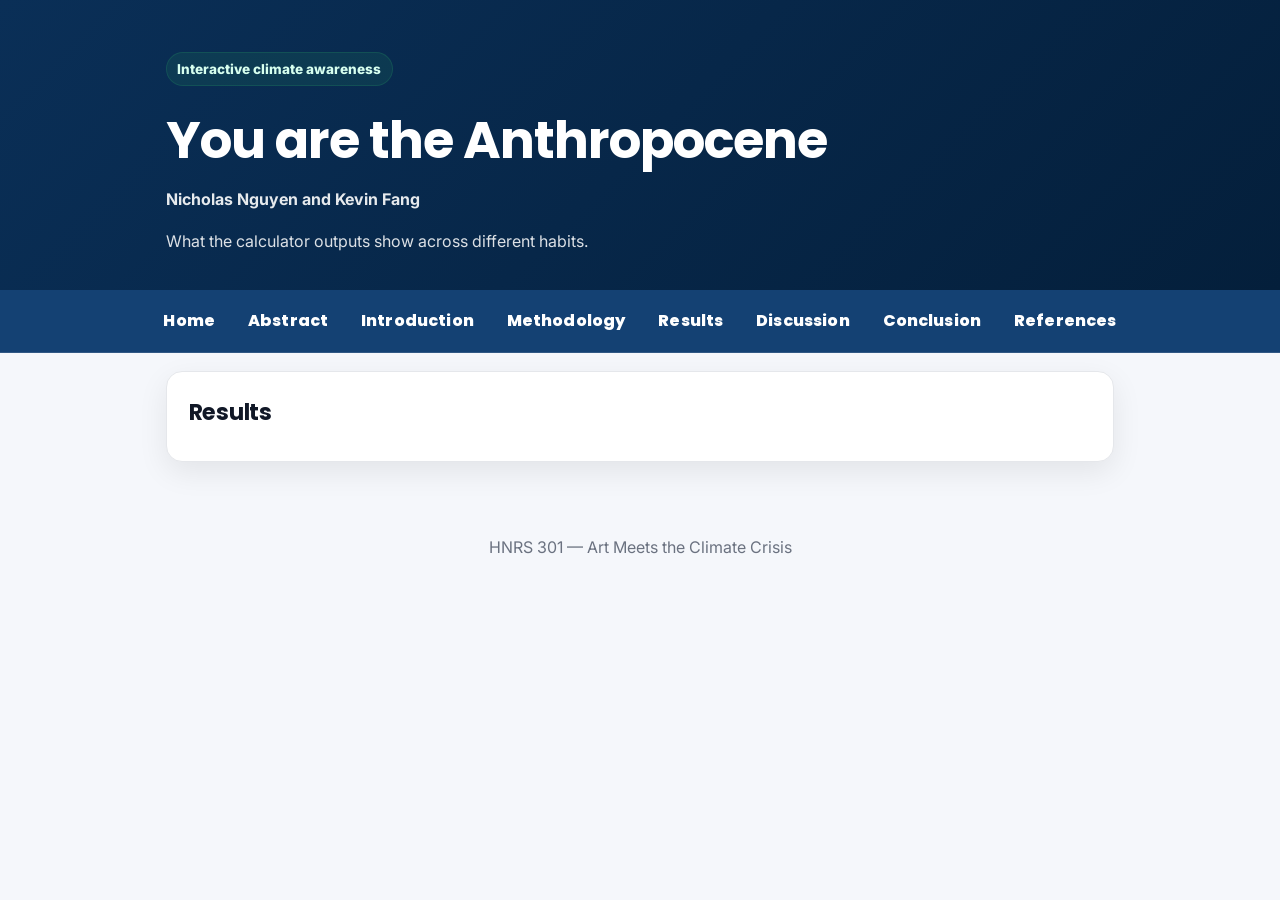
<file: pages/results.html>
<!DOCTYPE html>
<html lang="en">
<head>
  <meta charset="UTF-8" />
  <title>Results | You are the Anthropocene</title>
  <meta name="viewport" content="width=device-width, initial-scale=1.0" />
  <link href="https://fonts.googleapis.com/css2?family=Inter:wght@400;600;700&family=Poppins:wght@500;700&display=swap" rel="stylesheet">
  <link rel="stylesheet" href="../style.css" />
</head>
<body>
  <header class="hero">
    <div class="container">
      <span class="pill">Interactive climate awareness</span>
      <h1>You are the Anthropocene</h1>
      <p class="subhead">Nicholas Nguyen and Kevin Fang</p>
      <p class="lead">What the calculator outputs show across different habits.</p>
    </div>
  </header>

  <nav class="topnav">
    <div class="container nav-inner">
      <a href="../index.html">Home</a>
      <a href="abstract.html">Abstract</a>
      <a href="introduction.html">Introduction</a>
      <a href="methodology.html">Methodology</a>
      <a href="results.html">Results</a>
      <a href="discussion.html">Discussion</a>
      <a href="conclusion.html">Conclusion</a>
      <a href="references.html">References</a>
    </div>
  </nav>

  <main class="container">
    <section class="card">
      <h2>Results</h2>
      <p></p>
    </section>
  </main>

  <footer class="footer">
    <div class="container"><p>HNRS 301 — Art Meets the Climate Crisis</p></div>
  </footer>
</body>
</html>
</file>
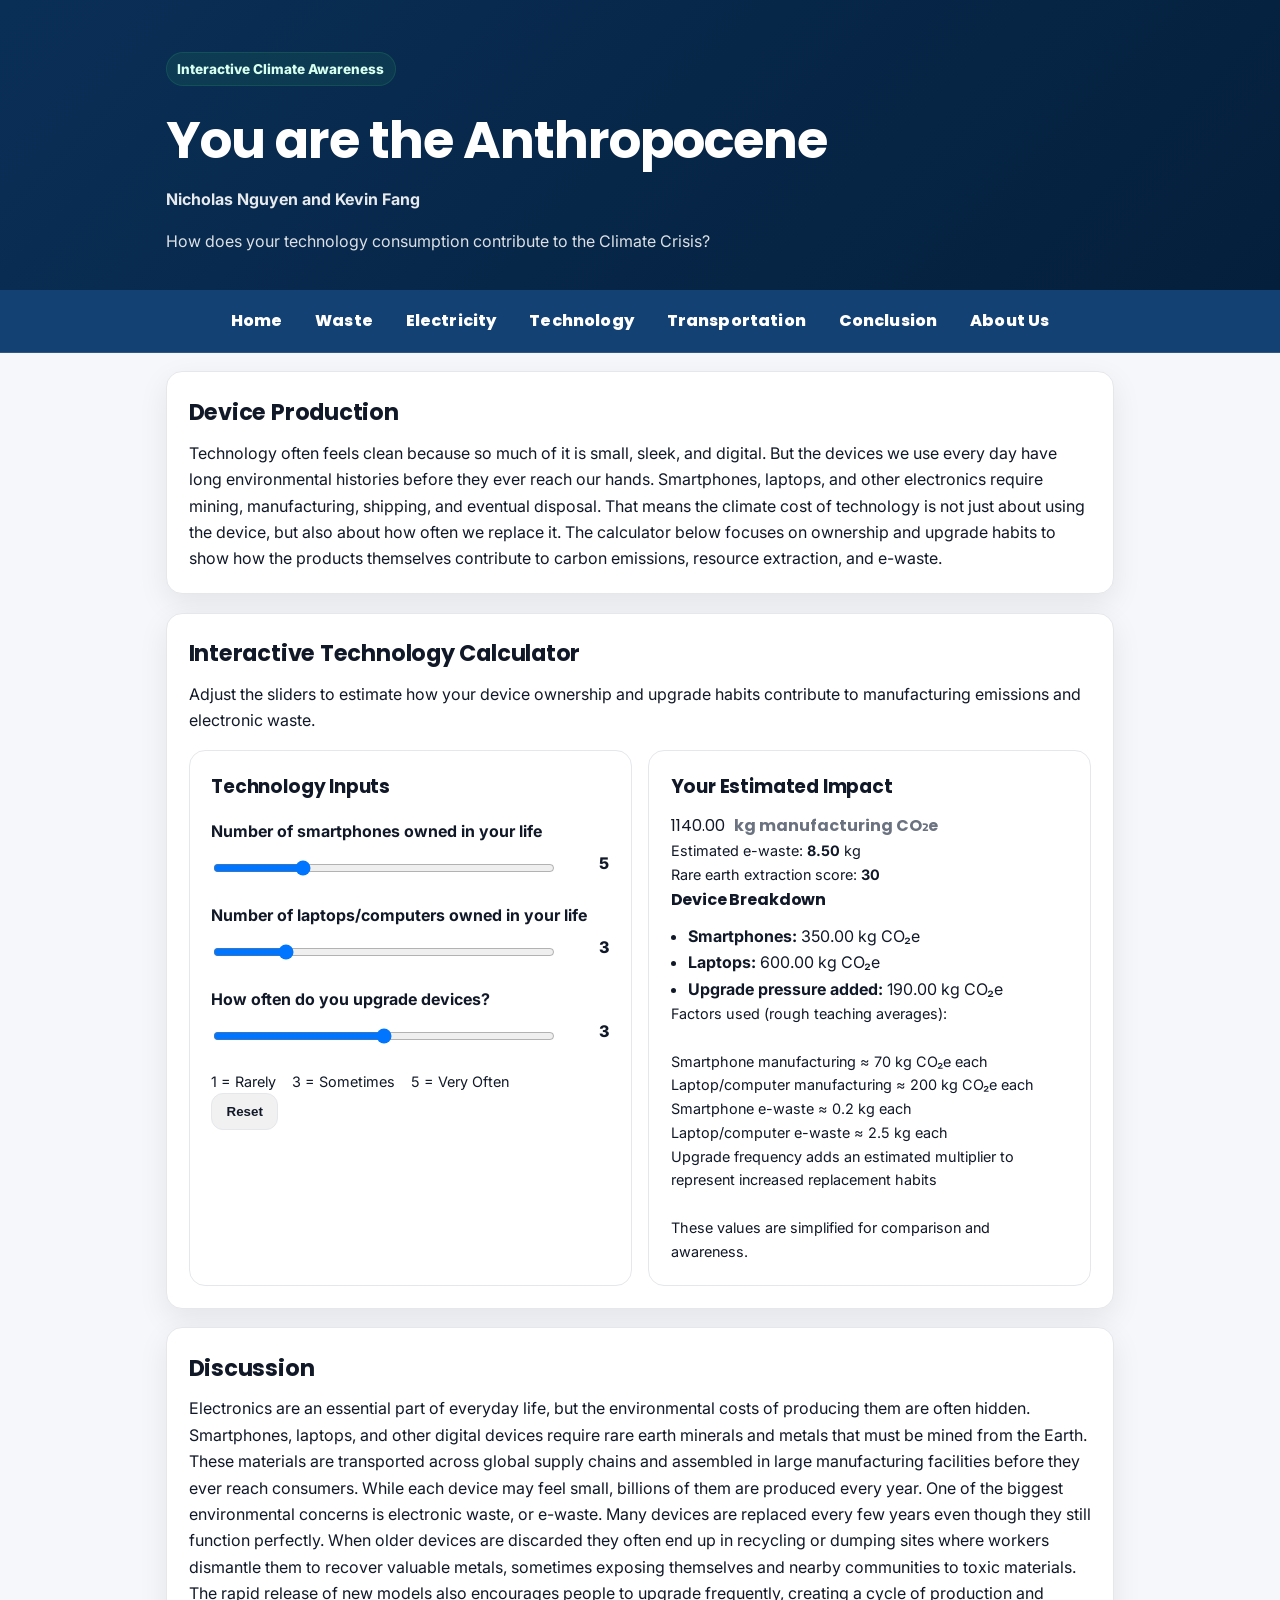
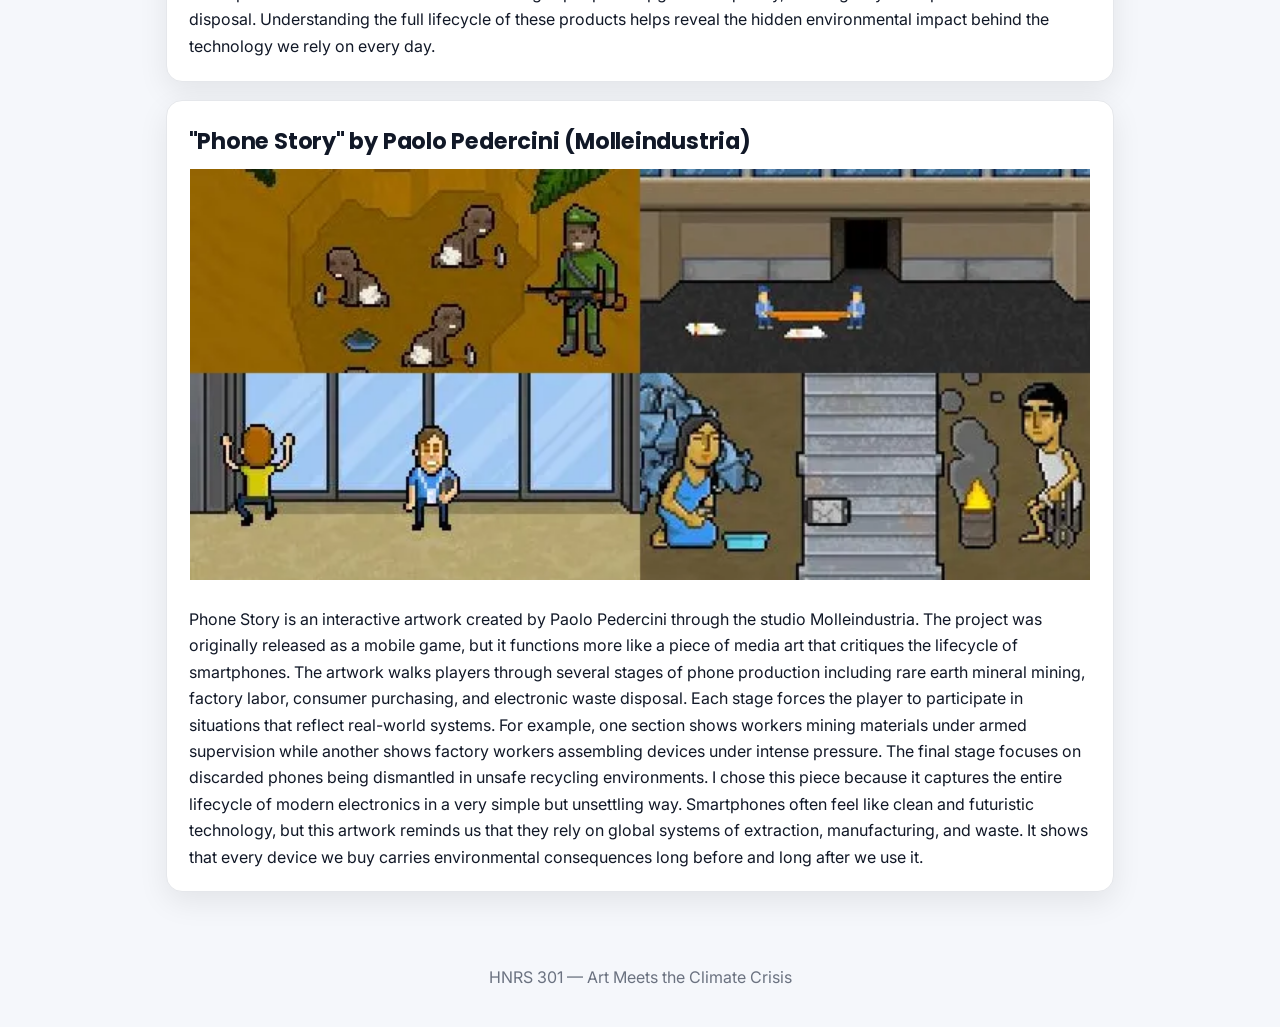
<file: pages/technology.html>
<!DOCTYPE html>
<html lang="en">
<head>
  <meta charset="UTF-8" />
  <title>Technology | You are the Anthropocene</title>
  <meta name="viewport" content="width=device-width, initial-scale=1.0" />
  <link href="https://fonts.googleapis.com/css2?family=Inter:wght@400;600;700&family=Poppins:wght@500;700&display=swap" rel="stylesheet">
  <link rel="stylesheet" href="../style.css" />
</head>
<body>
  <header class="hero">
    <div class="container">
      <span class="pill">Interactive Climate Awareness</span>
      <h1>You are the Anthropocene</h1>
      <p class="subhead">Nicholas Nguyen and Kevin Fang</p>
      <p class="lead">How does your technology consumption contribute to the Climate Crisis?</p>
    </div>
  </header>

  <nav class="topnav">
    <div class="container nav-inner">
      <a href="../index.html">Home</a>
      <a href="waste.html">Waste</a>
      <a href="electricity.html">Electricity</a>
      <a href="technology.html">Technology</a>
      <a href="transportation.html">Transportation</a>
      <a href="conclusion.html">Conclusion</a>
      <a href="aboutus.html">About Us</a>
    </div>
  </nav>

  <main class="container">

    <section class="card">
      <h2>Device Production</h2>
      <p>
        Technology often feels clean because so much of it is small, sleek, and digital. But the devices we use every day
        have long environmental histories before they ever reach our hands. Smartphones, laptops, and other electronics
        require mining, manufacturing, shipping, and eventual disposal. That means the climate cost of technology is not
        just about using the device, but also about how often we replace it. The calculator below focuses on ownership and
        upgrade habits to show how the products themselves contribute to carbon emissions, resource extraction, and e-waste.
      </p>
    </section>

    <section class="card" id="calculator">
      <h2>Interactive Technology Calculator</h2>
      <p class="muted">
        Adjust the sliders to estimate how your device ownership and upgrade habits contribute to manufacturing emissions and electronic waste.
      </p>

      <div class="grid2">
        <div class="card inner">
          <h3>Technology Inputs</h3>

          <label class="field">
            <span>Number of smartphones owned in your life</span>
            <div class="row">
              <input id="phones" type="range" min="0" max="20" value="5" />
              <span class="val"><span id="phonesVal">5</span></span>
            </div>
          </label>

          <label class="field">
            <span>Number of laptops/computers owned in your life</span>
            <div class="row">
              <input id="laptops" type="range" min="0" max="15" value="3" />
              <span class="val"><span id="laptopsVal">3</span></span>
            </div>
          </label>

          <label class="field">
            <span>How often do you upgrade devices?</span>
            <div class="row">
              <input id="upgrades" type="range" min="1" max="5" value="3" />
              <span class="val"><span id="upgradesVal">3</span></span>
            </div>
          </label>

          <p class="muted small">
            1 = Rarely &nbsp;&nbsp; 3 = Sometimes &nbsp;&nbsp; 5 = Very Often
          </p>

          <button id="resetBtn" class="btn secondary" type="button">Reset</button>
        </div>

        <div class="card inner">
          <h3>Your Estimated Impact</h3>

          <div class="bigNumber">
            <div class="big">
              <span id="co2KgTotal">0</span>
              <span class="unit">kg manufacturing CO₂e</span>
            </div>

            <p class="muted small">
              Estimated e-waste: <strong><span id="ewasteKg">0</span></strong> kg
            </p>

            <p class="muted small">
              Rare earth extraction score: <strong><span id="mineralsScore">0</span></strong>
            </p>
          </div>

          <div class="equivalents">
            <h4>Device Breakdown</h4>
            <ul>
              <li><strong>Smartphones:</strong> <span id="phoneCO2">0</span> kg CO₂e</li>
              <li><strong>Laptops:</strong> <span id="laptopCO2">0</span> kg CO₂e</li>
              <li><strong>Upgrade pressure added:</strong> <span id="upgradeCO2">0</span> kg CO₂e</li>
            </ul>
          </div>

          <p class="muted small">
            Factors used (rough teaching averages):<br><br>
            Smartphone manufacturing ≈ 70 kg CO₂e each<br>
            Laptop/computer manufacturing ≈ 200 kg CO₂e each<br>
            Smartphone e-waste ≈ 0.2 kg each<br>
            Laptop/computer e-waste ≈ 2.5 kg each<br>
            Upgrade frequency adds an estimated multiplier to represent increased replacement habits<br><br>
            These values are simplified for comparison and awareness.
          </p>
        </div>
      </div>
    </section>

    <section class="card">
      <h2>Discussion</h2>
      <p>
      Electronics are an essential part of everyday life, but the environmental costs of producing them are often hidden. Smartphones, laptops, and other digital devices require rare earth minerals and metals that must be mined from the Earth. These materials are transported across global supply chains and assembled in large manufacturing facilities before they ever reach consumers. While each device may feel small, billions of them are produced every year. One of the biggest environmental concerns is electronic waste, or e-waste. Many devices are replaced every few years even though they still function perfectly. When older devices are discarded they often end up in recycling or dumping sites where workers dismantle them to recover valuable metals, sometimes exposing themselves and nearby communities to toxic materials. The rapid release of new models also encourages people to upgrade frequently, creating a cycle of production and disposal. Understanding the full lifecycle of these products helps reveal the hidden environmental impact behind the technology we rely on every day.
      </p>
    </section>

    <section class="card">
      <h2>"Phone Story" by Paolo Pedercini (Molleindustria)</h2>
      <img src="../images/phone_story_cycle.png" alt="Phone Story by Paolo Pedercini (Molleindustria)" style="width: 100%; max-width: 900px; display: block; margin: 0 auto;" />
      <p>
      <br> Phone Story is an interactive artwork created by Paolo Pedercini through the studio Molleindustria. The project was originally released as a mobile game, but it functions more like a piece of media art that critiques the lifecycle of smartphones. The artwork walks players through several stages of phone production including rare earth mineral mining, factory labor, consumer purchasing, and electronic waste disposal. Each stage forces the player to participate in situations that reflect real-world systems. For example, one section shows workers mining materials under armed supervision while another shows factory workers assembling devices under intense pressure. The final stage focuses on discarded phones being dismantled in unsafe recycling environments. I chose this piece because it captures the entire lifecycle of modern electronics in a very simple but unsettling way. Smartphones often feel like clean and futuristic technology, but this artwork reminds us that they rely on global systems of extraction, manufacturing, and waste. It shows that every device we buy carries environmental consequences long before and long after we use it.
      </p>
    </section>

  </main>

  <script>
    const FACTORS = {
      phoneCO2: 70,
      laptopCO2: 200,
      phoneWaste: 0.2,
      laptopWaste: 2.5
    };

    const els = {
      phones: document.getElementById('phones'),
      laptops: document.getElementById('laptops'),
      upgrades: document.getElementById('upgrades'),

      phonesVal: document.getElementById('phonesVal'),
      laptopsVal: document.getElementById('laptopsVal'),
      upgradesVal: document.getElementById('upgradesVal'),

      co2KgTotal: document.getElementById('co2KgTotal'),
      ewasteKg: document.getElementById('ewasteKg'),
      mineralsScore: document.getElementById('mineralsScore'),

      phoneCO2: document.getElementById('phoneCO2'),
      laptopCO2: document.getElementById('laptopCO2'),
      upgradeCO2: document.getElementById('upgradeCO2'),

      resetBtn: document.getElementById('resetBtn')
    };

    function compute() {
      const phones = Number(els.phones.value);
      const laptops = Number(els.laptops.value);
      const upgrades = Number(els.upgrades.value);

      els.phonesVal.textContent = phones;
      els.laptopsVal.textContent = laptops;
      els.upgradesVal.textContent = upgrades;

      const basePhoneCO2 = phones * FACTORS.phoneCO2;
      const baseLaptopCO2 = laptops * FACTORS.laptopCO2;

      // Upgrade multiplier: 1 = +0%, 2 = +10%, 3 = +20%, 4 = +30%, 5 = +40%
      const upgradeMultiplier = 1 + ((upgrades - 1) * 0.10);
      const baseTotal = basePhoneCO2 + baseLaptopCO2;
      const totalCO2 = baseTotal * upgradeMultiplier;
      const addedUpgradeCO2 = totalCO2 - baseTotal;

      const ewaste = (phones * FACTORS.phoneWaste) + (laptops * FACTORS.laptopWaste);

      // Simple resource extraction score for comparison only
      const mineralsScore = Math.round((phones * 2 + laptops * 5) * upgradeMultiplier);

      els.co2KgTotal.textContent = totalCO2.toFixed(2);
      els.ewasteKg.textContent = ewaste.toFixed(2);
      els.mineralsScore.textContent = mineralsScore.toLocaleString();

      els.phoneCO2.textContent = basePhoneCO2.toFixed(2);
      els.laptopCO2.textContent = baseLaptopCO2.toFixed(2);
      els.upgradeCO2.textContent = addedUpgradeCO2.toFixed(2);
    }

    ['input', 'change'].forEach(evt => {
      els.phones.addEventListener(evt, compute);
      els.laptops.addEventListener(evt, compute);
      els.upgrades.addEventListener(evt, compute);
    });

    els.resetBtn.addEventListener('click', () => {
      els.phones.value = 5;
      els.laptops.value = 3;
      els.upgrades.value = 3;
      compute();
    });

    compute();
  </script>

  <footer class="footer">
    <div class="container"><p>HNRS 301 — Art Meets the Climate Crisis</p></div>
  </footer>
</body>
</html>
</file>
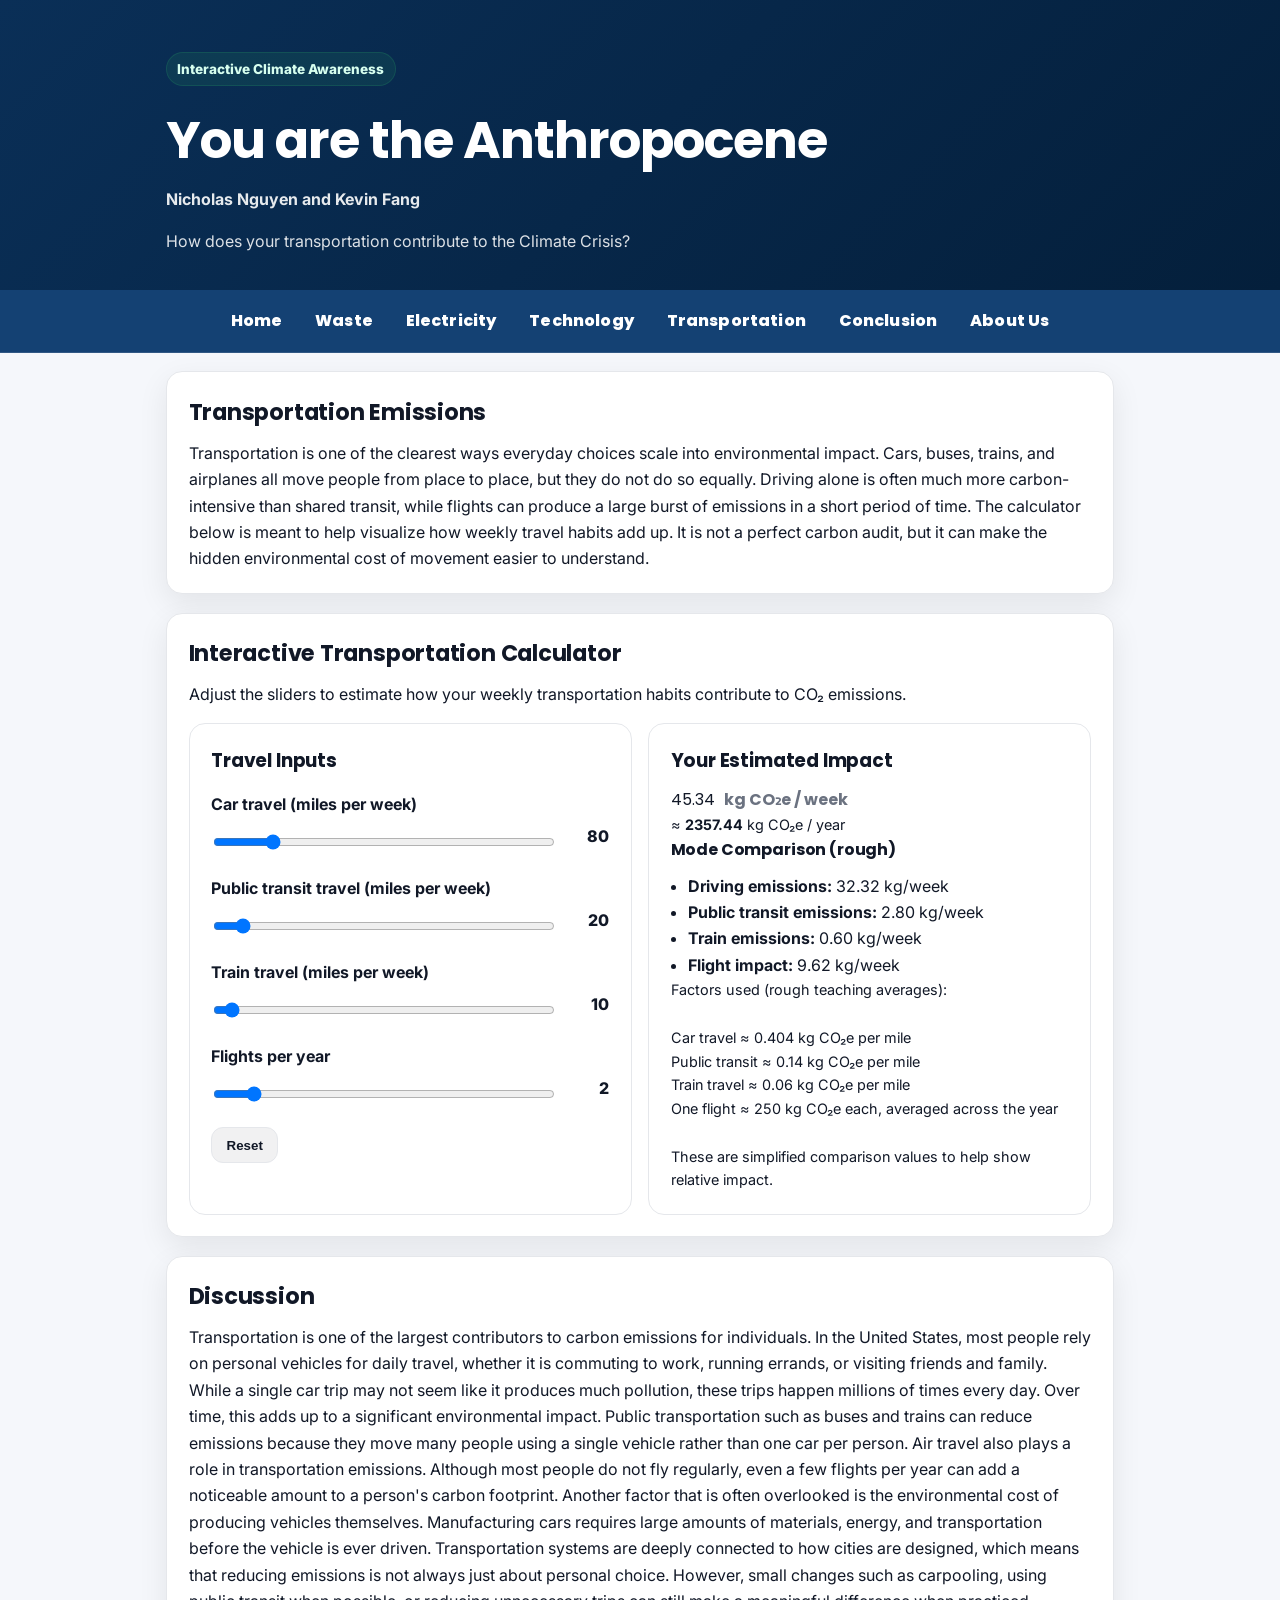
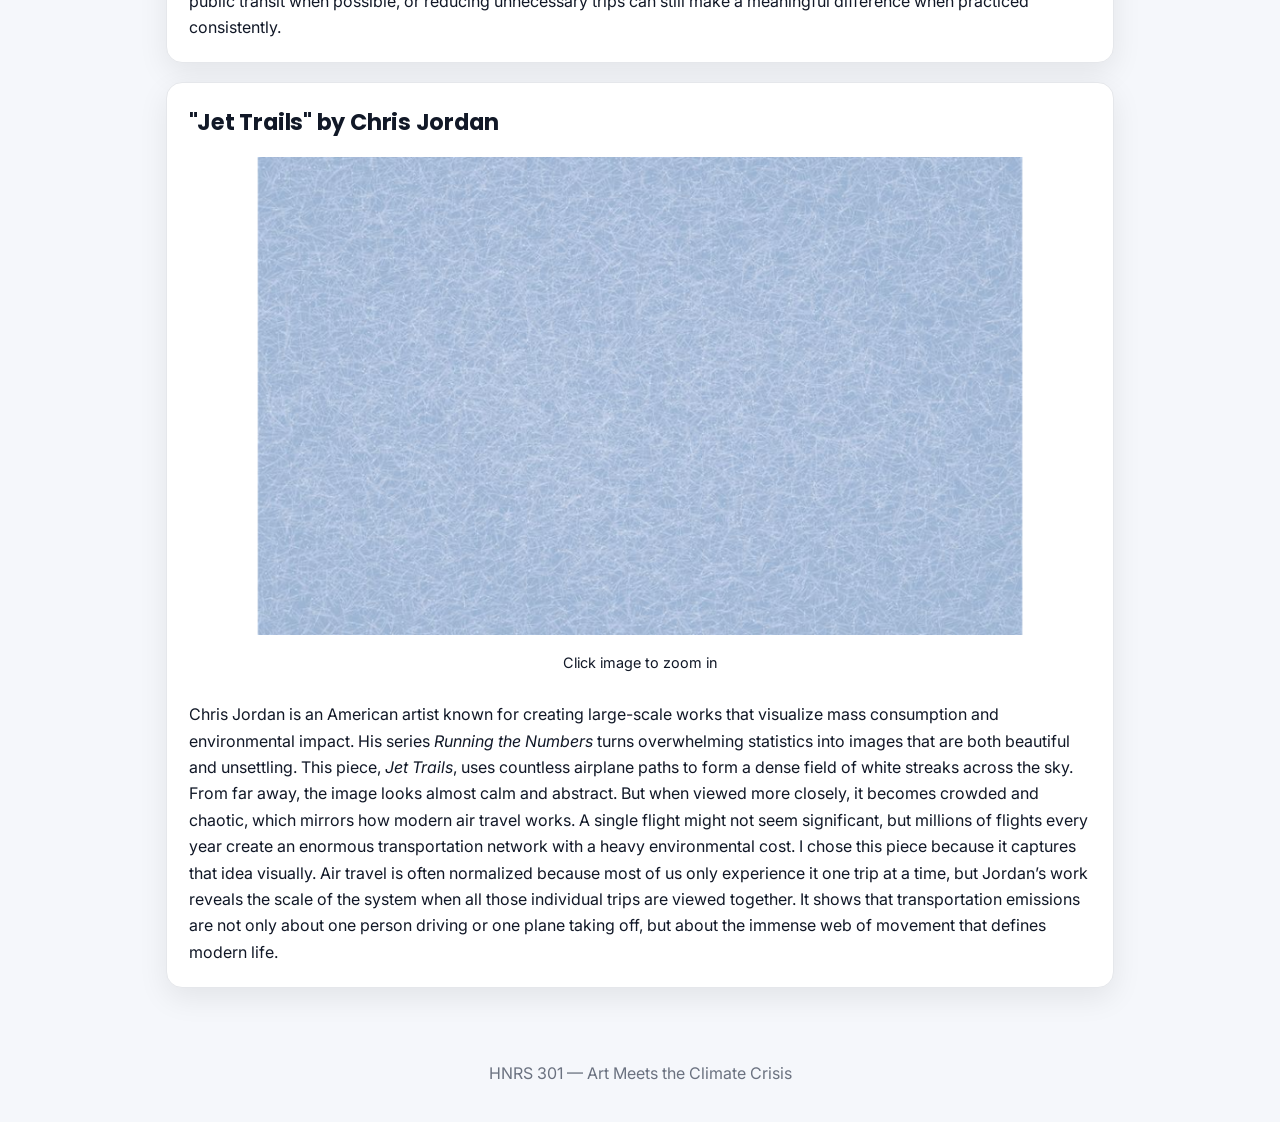
<file: pages/transportation.html>
<!DOCTYPE html>
<html lang="en">
<head>
  <meta charset="UTF-8" />
  <title>Transportation | You are the Anthropocene</title>
  <meta name="viewport" content="width=device-width, initial-scale=1.0" />
  <link href="https://fonts.googleapis.com/css2?family=Inter:wght@400;600;700&family=Poppins:wght@500;700&display=swap" rel="stylesheet">
  <link rel="stylesheet" href="../style.css" />
</head>
<body>
  <header class="hero">
    <div class="container">
      <span class="pill">Interactive Climate Awareness</span>
      <h1>You are the Anthropocene</h1>
      <p class="subhead">Nicholas Nguyen and Kevin Fang</p>
      <p class="lead">How does your transportation contribute to the Climate Crisis?</p>
    </div>
  </header>

  <nav class="topnav">
    <div class="container nav-inner">
      <a href="../index.html">Home</a>
      <a href="waste.html">Waste</a>
      <a href="electricity.html">Electricity</a>
      <a href="technology.html">Technology</a>
      <a href="transportation.html">Transportation</a>
      <a href="conclusion.html">Conclusion</a>
      <a href="aboutus.html">About Us</a>
    </div>
  </nav>

  <main class="container">

    <section class="card">
      <h2>Transportation Emissions</h2>
      <p>
        Transportation is one of the clearest ways everyday choices scale into environmental impact. Cars, buses, trains,
        and airplanes all move people from place to place, but they do not do so equally. Driving alone is often much
        more carbon-intensive than shared transit, while flights can produce a large burst of emissions in a short period
        of time. The calculator below is meant to help visualize how weekly travel habits add up. It is not a perfect
        carbon audit, but it can make the hidden environmental cost of movement easier to understand.
      </p>
    </section>

    <section class="card" id="calculator">
      <h2>Interactive Transportation Calculator</h2>
      <p class="muted">
        Adjust the sliders to estimate how your weekly transportation habits contribute to CO₂ emissions.
      </p>

      <div class="grid2">
        <div class="card inner">
          <h3>Travel Inputs</h3>

          <label class="field">
            <span>Car travel (miles per week)</span>
            <div class="row">
              <input id="carMiles" type="range" min="0" max="500" value="80" />
              <span class="val"><span id="carMilesVal">80</span></span>
            </div>
          </label>

          <label class="field">
            <span>Public transit travel (miles per week)</span>
            <div class="row">
              <input id="transitMiles" type="range" min="0" max="300" value="20" />
              <span class="val"><span id="transitMilesVal">20</span></span>
            </div>
          </label>

          <label class="field">
            <span>Train travel (miles per week)</span>
            <div class="row">
              <input id="trainMiles" type="range" min="0" max="300" value="10" />
              <span class="val"><span id="trainMilesVal">10</span></span>
            </div>
          </label>

          <label class="field">
            <span>Flights per year</span>
            <div class="row">
              <input id="flights" type="range" min="0" max="20" value="2" />
              <span class="val"><span id="flightsVal">2</span></span>
            </div>
          </label>

          <button id="resetBtn" class="btn secondary" type="button">Reset</button>
        </div>

        <div class="card inner">
          <h3>Your Estimated Impact</h3>

          <div class="bigNumber">
            <div class="big">
              <span id="co2KgWeek">0</span>
              <span class="unit">kg CO₂e / week</span>
            </div>

            <p class="muted small">
              ≈ <strong><span id="co2KgYear">0</span></strong> kg CO₂e / year
            </p>
          </div>

          <div class="equivalents">
            <h4>Mode Comparison (rough)</h4>
            <ul>
              <li><strong>Driving emissions:</strong> <span id="carOnly">0</span> kg/week</li>
              <li><strong>Public transit emissions:</strong> <span id="transitOnly">0</span> kg/week</li>
              <li><strong>Train emissions:</strong> <span id="trainOnly">0</span> kg/week</li>
              <li><strong>Flight impact:</strong> <span id="flightOnly">0</span> kg/week</li>
            </ul>
          </div>

          <p class="muted small">
            Factors used (rough teaching averages):<br><br>
            Car travel ≈ 0.404 kg CO₂e per mile<br>
            Public transit ≈ 0.14 kg CO₂e per mile<br>
            Train travel ≈ 0.06 kg CO₂e per mile<br>
            One flight ≈ 250 kg CO₂e each, averaged across the year<br><br>
            These are simplified comparison values to help show relative impact.
          </p>
        </div>
      </div>
    </section>

    <section class="card">
      <h2>Discussion</h2>
      <p>
        Transportation is one of the largest contributors to carbon emissions for individuals. In the United States, most people rely on personal vehicles for daily travel, whether it is commuting to work, running errands, or visiting friends and family. While a single car trip may not seem like it produces much pollution, these trips happen millions of times every day. Over time, this adds up to a significant environmental impact. Public transportation such as buses and trains can reduce emissions because they move many people using a single vehicle rather than one car per person. Air travel also plays a role in transportation emissions. Although most people do not fly regularly, even a few flights per year can add a noticeable amount to a person's carbon footprint. Another factor that is often overlooked is the environmental cost of producing vehicles themselves. Manufacturing cars requires large amounts of materials, energy, and transportation before the vehicle is ever driven. Transportation systems are deeply connected to how cities are designed, which means that reducing emissions is not always just about personal choice. However, small changes such as carpooling, using public transit when possible, or reducing unnecessary trips can still make a meaningful difference when practiced consistently.
      </p>
    </section>

    <section class="card">
      <h2>"Jet Trails" by Chris Jordan</h2>

      <div class="artwork-click-wrap">
        <img
          src="../images/jet_trails_zoomed_out.png"
          alt="Jet Trails by Chris Jordan"
          class="artwork-large artwork-clickable"
          id="jetTrailsThumb"
        />
        <p class="muted small" style="text-align:center; margin-top:.5rem;">
          Click image to zoom in
        </p>
      </div>

      <p>
        <br>Chris Jordan is an American artist known for creating large-scale works that visualize mass consumption and environmental impact. His series <em>Running the Numbers</em> turns overwhelming statistics into images that are both beautiful and unsettling. This piece, <em>Jet Trails</em>, uses countless airplane paths to form a dense field of white streaks across the sky. From far away, the image looks almost calm and abstract. But when viewed more closely, it becomes crowded and chaotic, which mirrors how modern air travel works. A single flight might not seem significant, but millions of flights every year create an enormous transportation network with a heavy environmental cost. I chose this piece because it captures that idea visually. Air travel is often normalized because most of us only experience it one trip at a time, but Jordan’s work reveals the scale of the system when all those individual trips are viewed together. It shows that transportation emissions are not only about one person driving or one plane taking off, but about the immense web of movement that defines modern life.
      </p>
    </section>

  </main>

  <!-- Zoom modal -->
  <div id="artModal" class="art-modal">
    <span class="art-modal-close" id="artModalClose">&times;</span>

    <div class="art-modal-inner">
      <img id="artModalImg" class="art-modal-content"
      src="../images/jet_trails_zoomed_in.png"
      alt="Jet Trails by Chris Jordan" />

      <p class="art-modal-caption">
        Depicts 11,000 jet trails, equal to the number of commercial jet flights
        in the United States every eight hours (2006 statistic).
      </p>
    </div>
  </div>

  <script>
    const FACTORS = {
      carKgPerMile: 0.404,
      transitKgPerMile: 0.14,
      trainKgPerMile: 0.06,
      flightKgEach: 250
    };

    const els = {
      carMiles: document.getElementById('carMiles'),
      transitMiles: document.getElementById('transitMiles'),
      trainMiles: document.getElementById('trainMiles'),
      flights: document.getElementById('flights'),

      carMilesVal: document.getElementById('carMilesVal'),
      transitMilesVal: document.getElementById('transitMilesVal'),
      trainMilesVal: document.getElementById('trainMilesVal'),
      flightsVal: document.getElementById('flightsVal'),

      co2KgWeek: document.getElementById('co2KgWeek'),
      co2KgYear: document.getElementById('co2KgYear'),

      carOnly: document.getElementById('carOnly'),
      transitOnly: document.getElementById('transitOnly'),
      trainOnly: document.getElementById('trainOnly'),
      flightOnly: document.getElementById('flightOnly'),

      resetBtn: document.getElementById('resetBtn')
    };

    function compute() {
      const carMiles = Number(els.carMiles.value);
      const transitMiles = Number(els.transitMiles.value);
      const trainMiles = Number(els.trainMiles.value);
      const flights = Number(els.flights.value);

      els.carMilesVal.textContent = carMiles;
      els.transitMilesVal.textContent = transitMiles;
      els.trainMilesVal.textContent = trainMiles;
      els.flightsVal.textContent = flights;

      const carCO2 = carMiles * FACTORS.carKgPerMile;
      const transitCO2 = transitMiles * FACTORS.transitKgPerMile;
      const trainCO2 = trainMiles * FACTORS.trainKgPerMile;

      // Spread annual flight emissions across weeks
      const flightCO2Week = (flights * FACTORS.flightKgEach) / 52;

      const totalWeek = carCO2 + transitCO2 + trainCO2 + flightCO2Week;
      const totalYear = totalWeek * 52;

      els.co2KgWeek.textContent = totalWeek.toFixed(2);
      els.co2KgYear.textContent = totalYear.toFixed(2);

      els.carOnly.textContent = carCO2.toFixed(2);
      els.transitOnly.textContent = transitCO2.toFixed(2);
      els.trainOnly.textContent = trainCO2.toFixed(2);
      els.flightOnly.textContent = flightCO2Week.toFixed(2);
    }

    ['input', 'change'].forEach(evt => {
      els.carMiles.addEventListener(evt, compute);
      els.transitMiles.addEventListener(evt, compute);
      els.trainMiles.addEventListener(evt, compute);
      els.flights.addEventListener(evt, compute);
    });

    els.resetBtn.addEventListener('click', () => {
      els.carMiles.value = 80;
      els.transitMiles.value = 20;
      els.trainMiles.value = 10;
      els.flights.value = 2;
      compute();
    });

    compute();

    const artThumb = document.getElementById('jetTrailsThumb');
    const artModal = document.getElementById('artModal');
    const artModalClose = document.getElementById('artModalClose');

    artThumb.addEventListener('click', () => {
      artModal.style.display = 'flex';
    });

    artModalClose.addEventListener('click', () => {
      artModal.style.display = 'none';
    });

    artModal.addEventListener('click', (e) => {
      if (e.target === artModal) {
        artModal.style.display = 'none';
      }
    });

    document.addEventListener('keydown', (e) => {
      if (e.key === 'Escape') {
        artModal.style.display = 'none';
      }
    });
  </script>

  <footer class="footer">
    <div class="container"><p>HNRS 301 — Art Meets the Climate Crisis</p></div>
  </footer>
</body>
</html>
</file>
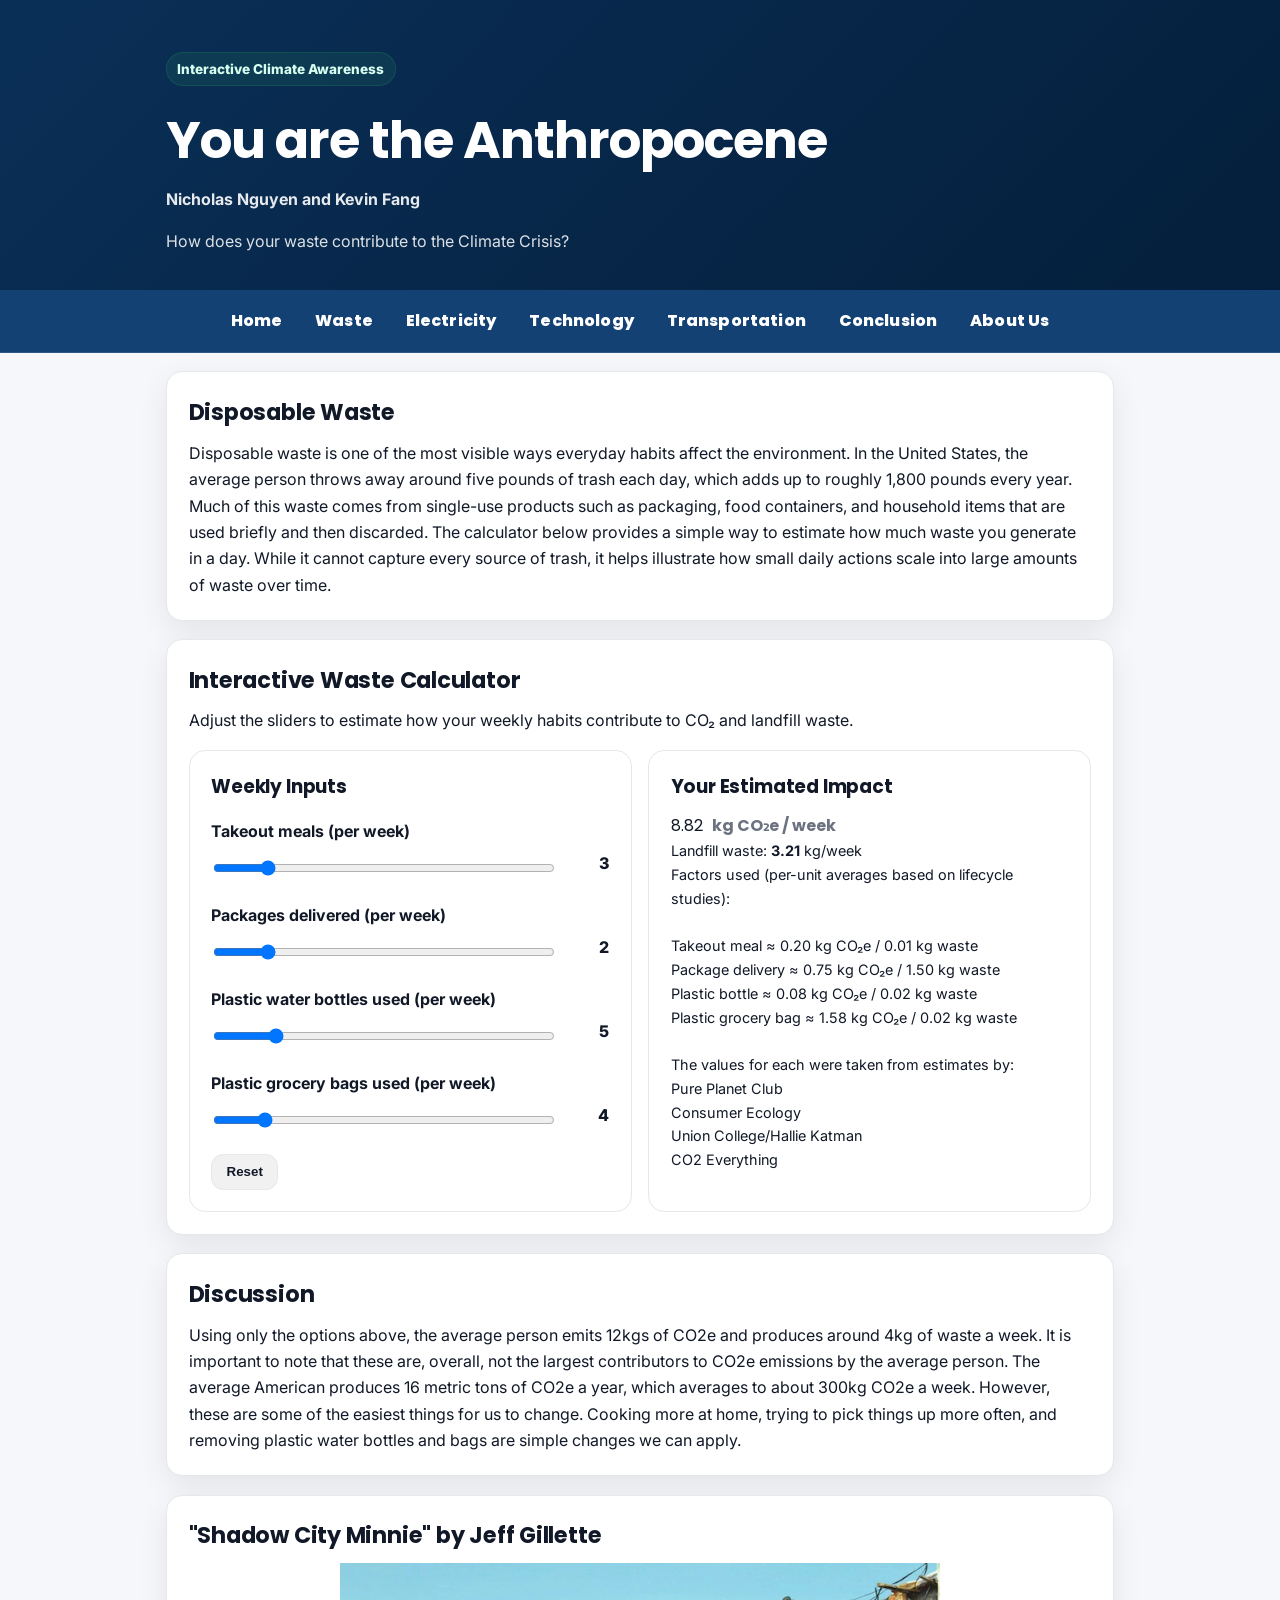
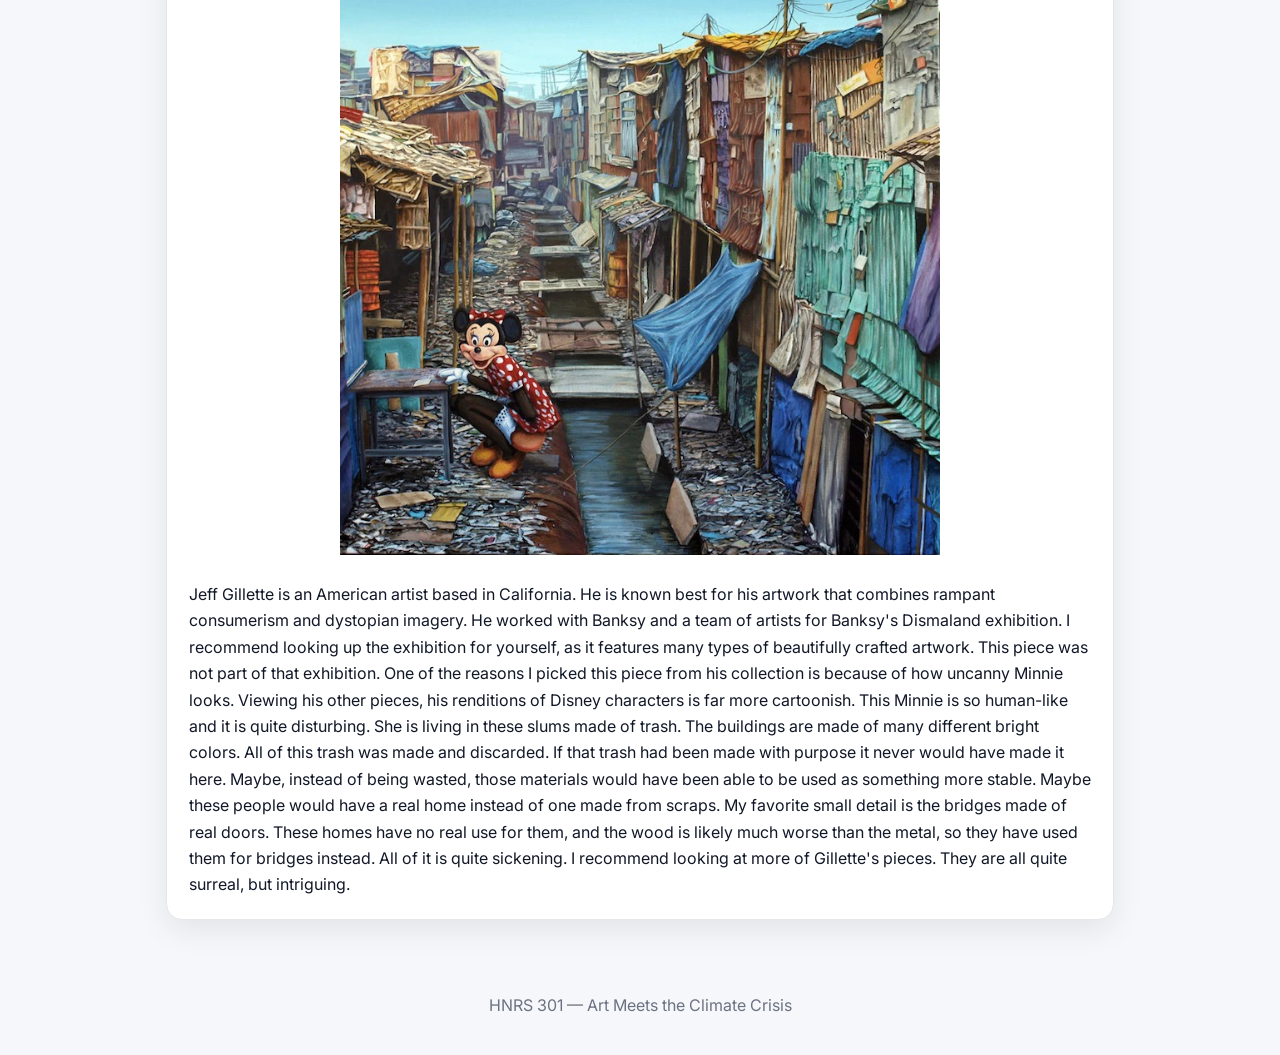
<file: pages/waste.html>
<!DOCTYPE html>
<html lang="en">
<head>
  <meta charset="UTF-8" />
  <title>Waste | You are the Anthropocene</title>
  <meta name="viewport" content="width=device-width, initial-scale=1.0" />
  <link href="https://fonts.googleapis.com/css2?family=Inter:wght@400;600;700&family=Poppins:wght@500;700&display=swap" rel="stylesheet">
  <link rel="stylesheet" href="../style.css" />
</head>
<body>
  <header class="hero">
    <div class="container">
      <span class="pill">Interactive Climate Awareness</span>
      <h1>You are the Anthropocene</h1>
      <p class="subhead">Nicholas Nguyen and Kevin Fang</p>
      <p class="lead">How does your waste contribute to the Climate Crisis?</p>
    </div>
  </header>

  <nav class="topnav">
    <div class="container nav-inner">
      <a href="../index.html">Home</a>
      <a href="waste.html">Waste</a>
      <a href="electricity.html">Electricity</a>
      <a href="technology.html">Technology</a>
      <a href="transportation.html">Transportation</a>
      <a href="conclusion.html">Conclusion</a>
      <a href="aboutus.html">About Us</a>
    </div>
  </nav>

  <main class="container">

    <section class="card">
      <h2>Disposable Waste</h2>
      <p>
        Disposable waste is one of the most visible ways everyday habits affect the environment. In the United States, the average person throws away around five pounds of trash each day, which adds up to roughly 1,800 pounds every year. Much of this waste comes from single-use products such as packaging, food containers, and household items that are used briefly and then discarded. The calculator below provides a simple way to estimate how much waste you generate in a day. While it cannot capture every source of trash, it helps illustrate how small daily actions scale into large amounts of waste over time.
      </p>
    </section>

    <section class="card" id="calculator">
      <h2>Interactive Waste Calculator</h2>
      <p class="muted">Adjust the sliders to estimate how your weekly habits contribute to CO₂ and landfill waste.</p>

      <div class="grid2">
        <div class="card inner">
          <h3>Weekly Inputs</h3>

          <label class="field">
            <span>Takeout meals (per week)</span>
            <div class="row">
              <input id="takeout" type="range" min="0" max="21" value="3" />
              <span class="val"><span id="takeoutVal">3</span></span>
            </div>
          </label>

          <label class="field">
            <span>Packages delivered (per week)</span>
            <div class="row">
              <input id="packages" type="range" min="0" max="14" value="2" />
              <span class="val"><span id="packagesVal">2</span></span>
            </div>
          </label>

          <label class="field">
            <span>Plastic water bottles used (per week)</span>
            <div class="row">
              <input id="bottles" type="range" min="0" max="30" value="5" />
              <span class="val"><span id="bottlesVal">5</span></span>
            </div>
          </label>

          <label class="field">
            <span>Plastic grocery bags used (per week)</span>
            <div class="row">
              <input id="bags" type="range" min="0" max="30" value="4" />
              <span class="val"><span id="bagsVal">4</span></span>
            </div>
          </label>

          <button id="resetBtn" class="btn secondary" type="button">Reset</button>
        </div>

        <div class="card inner">
          <h3>Your Estimated Impact</h3>

          <div class="bigNumber">
            <div class="big">
              <span id="co2KgWeek">0</span>
              <span class="unit">kg CO₂e / week</span>
            </div>

            <p class="muted small">
              Landfill waste: <strong><span id="landfill">0</span></strong> kg/week
            </p>
          </div>

          <p class="muted small">
            Factors used (per-unit averages based on lifecycle studies):<br><br>
            Takeout meal ≈ 0.20 kg CO₂e / 0.01 kg waste<br>
            Package delivery ≈ 0.75 kg CO₂e / 1.50 kg waste<br>
            Plastic bottle ≈ 0.08 kg CO₂e / 0.02 kg waste<br>
            Plastic grocery bag ≈ 1.58 kg CO₂e / 0.02 kg waste<br><br>
            The values for each were taken from estimates by:<br>
            Pure Planet Club<br>
            Consumer Ecology<br>
            Union College/Hallie Katman<br>
            CO2 Everything
          </p>
        </div>
      </div>
    </section>

    <section class="card">
      <h2>Discussion</h2>
      <p>
        Using only the options above, the average person emits 12kgs of CO2e and produces around 4kg of waste a week.
        It is important to note that these are, overall, not the largest contributors to CO2e emissions by the average person.
        The average American produces 16 metric tons of CO2e a year, which averages to about 300kg CO2e a week. However, these are
        some of the easiest things for us to change. Cooking more at home, trying to pick things up more often, and removing plastic
        water bottles and bags are simple changes we can apply. 
      </p>
    </section>

    <section class="card">
      <h2>"Shadow City Minnie" by Jeff Gillette</h2>
      <img src="../images/Shadow_City_Minnie_Jeff_Gillete.webp" alt="Shadow City Minnie by Jeff Gillette" style="width: 100%; max-width: 600px; display: block; margin: 0 auto;" />
      <p>
        <br>Jeff Gillette is an American artist based in California. He is known best for his artwork that combines rampant
        consumerism and dystopian imagery. He worked with Banksy and a team of artists for Banksy's Dismaland exhibition. I
        recommend looking up the exhibition for yourself, as it features many types of beautifully crafted artwork. This piece was
        not part of that exhibition. One of the reasons I picked this piece from his collection is because of how uncanny Minnie
        looks. Viewing his other pieces, his renditions of Disney characters is far more cartoonish. This Minnie is so human-like
        and it is quite disturbing. She is living in these slums made of trash. The buildings are made of many different bright
        colors. All of this trash was made and discarded. If that trash had been made with purpose it never would have made it here.
        Maybe, instead of being wasted, those materials would have been able to be used as something more stable. Maybe these people
        would have a real home instead of one made from scraps. My favorite small detail is the bridges made of real doors. These 
        homes have no real use for them, and the wood is likely much worse than the metal, so they have used them for bridges instead.
        All of it is quite sickening. I recommend looking at more of Gillette's pieces. They are all quite surreal, but intriguing.
      </p>
    </section>

  </main>

  <script>
    const FACTORS = {
      takeoutCO2:  0.20,
      packageCO2:  0.75,
      bottleCO2:   0.08,
      bagCO2:      1.58,

      takeoutWaste: 0.01,
      packageWaste: 1.50,
      bottleWaste:  0.02,
      bagWaste:     0.02
    };

    const els = {
      takeout:     document.getElementById('takeout'),
      packages:    document.getElementById('packages'),
      bottles:     document.getElementById('bottles'),
      bags:        document.getElementById('bags'),

      takeoutVal:  document.getElementById('takeoutVal'),
      packagesVal: document.getElementById('packagesVal'),
      bottlesVal:  document.getElementById('bottlesVal'),
      bagsVal:     document.getElementById('bagsVal'),

      co2KgWeek:   document.getElementById('co2KgWeek'),
      landfill:    document.getElementById('landfill'),

      resetBtn:    document.getElementById('resetBtn')
    };

    function compute() {
      const takeout  = Number(els.takeout.value);
      const packages = Number(els.packages.value);
      const bottles  = Number(els.bottles.value);
      const bags     = Number(els.bags.value);

      // update slider display values
      els.takeoutVal.textContent  = takeout;
      els.packagesVal.textContent = packages;
      els.bottlesVal.textContent  = bottles;
      els.bagsVal.textContent     = bags;

      // CO2e (kg/week)
      const co2 =
        takeout  * FACTORS.takeoutCO2 +
        packages * FACTORS.packageCO2 +
        bottles  * FACTORS.bottleCO2  +
        bags     * FACTORS.bagCO2;

      // landfill waste (kg/week)
      const landfill =
        takeout  * FACTORS.takeoutWaste +
        packages * FACTORS.packageWaste +
        bottles  * FACTORS.bottleWaste  +
        bags     * FACTORS.bagWaste;

      els.co2KgWeek.textContent = co2.toFixed(2);
      els.landfill.textContent  = landfill.toFixed(2);
    }

    // slider listeners
    ['input', 'change'].forEach(evt => {
      els.takeout.addEventListener(evt,  compute);
      els.packages.addEventListener(evt, compute);
      els.bottles.addEventListener(evt,  compute);
      els.bags.addEventListener(evt,     compute);
    });

    // reset button
    els.resetBtn.addEventListener('click', () => {
      els.takeout.value  = 3;
      els.packages.value = 2;
      els.bottles.value  = 5;
      els.bags.value     = 4;
      compute();
    });

    // run on page load
    compute();
  </script>

  <footer class="footer">
    <div class="container">
      <p>HNRS 301 — Art Meets the Climate Crisis</p>
    </div>
  </footer>
</body>
</html>
</file>
<file: style.css>
:root{
  --bg: #f5f7fb;
  --card: #ffffff;
  --text: #111827;
  --muted: #6b7280;

  --nav1: #0a2f57;
  --nav2: #041f3b;

  --accent: #1f7a5c;          /* climate green */
  --border: #e5e7eb;
  --shadow: 0 10px 30px rgba(0,0,0,.08);
  --radius: 16px;
}

*{ box-sizing: border-box; }

html{ scroll-behavior: smooth; }

body{
  margin: 0;
  font-family: 'Inter', sans-serif;
  line-height: 1.65;
  background: var(--bg);
  color: var(--text);
}

.container{
  max-width: 980px;
  margin: 0 auto;
  padding: 0 1rem;
}

.hero{
  background: linear-gradient(135deg, var(--nav1), var(--nav2));
  color: white;
  padding: 3.25rem 0 2.25rem;
}

.hero h1{
  margin: .75rem 0 .2rem;
  font-size: clamp(2.4rem, 4vw, 3.2rem);
  letter-spacing: -0.02em;
  font-family: 'Poppins', sans-serif;
}

.subhead{
  margin: 0;
  opacity: .9;
  font-weight: 700;
}

.lead{
  margin: 1rem 0 0;
  max-width: 72ch;
  color: rgba(255,255,255,.86);
}

.pill{
  display: inline-block;
  font-weight: 800;
  font-size: .85rem;
  padding: .3rem .65rem;
  border-radius: 999px;
  background: rgba(31,122,92,.20);
  border: 1px solid rgba(31,122,92,.35);
  color: #d7ffef;
}

.topnav{
  position: sticky;
  top: 0;
  z-index: 50;
  background: rgba(11, 58, 110, .96);
  backdrop-filter: blur(8px);
  border-bottom: 1px solid rgba(255,255,255,.12);
}

.nav-inner{
  padding: .65rem 0;
  display: flex;
  flex-wrap: wrap;
  gap: .4rem .75rem;
  justify-content: center;
}

.topnav a{
  color: white;
  text-decoration: none;
  font-weight: 800;
  padding: .45rem .65rem;
  border-radius: 12px;
  font-family: 'Poppins', sans-serif;
  letter-spacing: 0.01em;
}

.topnav a:hover{
  background: rgba(255,255,255,.12);
}

.card{
  background: var(--card);
  border: 1px solid var(--border);
  border-radius: var(--radius);
  box-shadow: var(--shadow);
  padding: 1.35rem 1.35rem;
  margin: 1.15rem 0;
}

.card h2{
  margin: 0 0 .55rem 0;
  font-size: 1.4rem;
  letter-spacing: -0.01em;
  font-family: 'Poppins', sans-serif;
}

.card h3, .card h4{
  margin: 0 0 .6rem 0;
  font-family: 'Poppins', sans-serif;
  letter-spacing: -0.01em;
}

.card p{
  margin: 0;
  color: var(--text);
}

.linkCard{
  transition: transform .15s ease, box-shadow .15s ease;
}

.linkCard:hover{
  transform: translateY(-2px);
  box-shadow: 0 10px 22px rgba(0,0,0,.10);
}

.footer{
  margin-top: 2.25rem;
  padding: 1.25rem 0;
  color: var(--muted);
  text-align: center;
}

@media (max-width: 700px){
  .hero{ padding: 2.5rem 0 1.75rem; }
  .nav-inner{ justify-content: flex-start; }
}

/* --- Homepage interactive layout additions --- */

.muted{ color: var(--muted); }
.small{ font-size: .9rem; }

.grid2{
  display: grid;
  grid-template-columns: 1fr 1fr;
  gap: 1rem;
  margin-top: 1rem;
}

.inner{
  box-shadow: none;
  margin: 0;
}

.field{
  display: block;
  margin: .9rem 0;
  font-weight: 700;
}

.field span{
  display: block;
  margin-bottom: .35rem;
}

.row{
  display: flex;
  gap: .75rem;
  align-items: center;
}

input[type="range"]{
  width: 100%;
}

.val{
  min-width: 2.5rem;
  text-align: right;
  font-weight: 800;
  color: var(--text);
}

.btn{
  display: inline-block;
  border: none;
  cursor: pointer;
  font-weight: 800;
  padding: .6rem .9rem;
  border-radius: 12px;
}

.btn.secondary{
  background: rgba(17,24,39,.06);
  color: var(--text);
  border: 1px solid var(--border);
}

.btn.secondary:hover{
  background: rgba(17,24,39,.09);
}

.bigNumber .big{
  display: flex;
  align-items: baseline;
  gap: .6rem;
  font-family: 'Poppins', sans-serif;
  margin-top: .25rem;
}

.bigNumber #co2Total{
  font-size: 2.6rem;
  font-weight: 800;
}

.unit{
  color: var(--muted);
  font-weight: 700;
}

.equivalents ul{
  margin: .5rem 0 0;
  padding-left: 1.1rem;
}

.placeholder{
  border: 2px dashed var(--border);
  border-radius: var(--radius);
  padding: 2rem;
  text-align: center;
  color: var(--muted);
  background: rgba(255,255,255,.6);
}

.linkGrid{
  display: grid;
  grid-template-columns: repeat(4, 1fr);
  gap: .8rem;
  margin-top: 1rem;
}

.linkCard{
  display: block;
  text-decoration: none;
  font-weight: 800;
  text-align: center;
  padding: 1rem .75rem;
  border-radius: var(--radius);
  border: 1px solid var(--border);
  background: #fff;
  color: var(--text);
  box-shadow: 0 6px 16px rgba(0,0,0,.06);
}

.linkCard:hover{
  transform: translateY(-2px);
}

@media (max-width: 900px){
  .grid2{ grid-template-columns: 1fr; }
  .linkGrid{ grid-template-columns: repeat(2, 1fr); }
}

.artwork-large{
  width: 100%;
  max-width: 900px;
  display: block;
  margin: 1rem auto;
}

.artwork-clickable{
  cursor: zoom-in;
  border-radius: 12px;
}

.art-modal{
  display: none;
  position: fixed;
  inset: 0;
  z-index: 9999;
  background: rgba(0,0,0,.88);
  align-items: center;
  justify-content: center;
  padding: 2rem;
}

.art-modal-content{
  max-width: 95vw;
  max-height: 90vh;
  display: block;
  margin: auto;
  border-radius: 10px;
  box-shadow: 0 10px 30px rgba(0,0,0,.35);
}

.art-modal-close{
  position: absolute;
  top: 18px;
  right: 28px;
  color: white;
  font-size: 2.2rem;
  font-weight: bold;
  cursor: pointer;
  line-height: 1;
}

.artwork-clickable:hover{
  opacity: 0.95;
}

.art-modal-inner{
  text-align:center;
}

.art-modal-caption{
  color:white;
  margin-top:1rem;
  max-width:900px;
  margin-left:auto;
  margin-right:auto;
  font-size:.95rem;
  line-height:1.5;
  font-style: italic;
}

.slideshow-container{
  position: relative;
  display: inline-block;
}

.slide-arrow{
  position: absolute;
  top: 50%;
  transform: translateY(-50%);
  font-size: 2rem;
  background: rgba(0,0,0,0.6);
  color: white;
  border: none;
  padding: .5rem .8rem;
  cursor: pointer;
  border-radius: 4px;
  z-index: 20;
}

.slide-arrow.left{
  left: 10px;
}

.slide-arrow.right{
  right: 10px;
}

#chrisJordanSlide{
  position: relative;
  z-index: 1;
}

.slide-arrow:hover{
  background: rgba(0,0,0,0.85);
}

.gillette-stage{
  position: relative;
  width: 100%;
  max-width: 1200px;
  height: 520px;
  margin: 1rem auto 0;
  overflow: hidden;
  display: flex;
  align-items: center;
  justify-content: center;
}

.gillette-artwork{
  max-width: 100%;
  max-height: 100%;
  width: auto;
  height: auto;
  display: block;
  position: relative;
  z-index: 1;
}

.homepage-slideshow-wrap{
  text-align: center;
}

.homepage-slideshow-frame{
  position: relative;
  width: 100%;
  max-width: 950px;
  height: 460px;
  margin: 1rem auto 0;
  overflow: hidden;
  display: flex;
  align-items: center;
  justify-content: center;
}

.homepage-slide-img{
  max-width: 100%;
  max-height: 100%;
  width: auto;
  height: auto;
  display: block;
  border-radius: 12px;
}

.homepage-slide-title,
.homepage-slide-text,
.homepage-slide-counter{
  text-align: center;
}

.homepage-slide-title{
  margin-top: .85rem;
  font-family: 'Poppins', sans-serif;
  font-size: 1.15rem;
}

.homepage-slide-text{
  max-width: 760px;
  margin: .35rem auto 0;
}

.homepage-slide-counter{
  margin-top: .45rem;
  font-size: .95rem;
}

.homepage-arrow{
  position: absolute;
  top: 50%;
  transform: translateY(-50%);
  font-size: 2rem;
  background: rgba(0,0,0,0.6);
  color: white;
  border: none;
  padding: .5rem .8rem;
  cursor: pointer;
  border-radius: 4px;
  z-index: 20;
  min-width: 54px;
  min-height: 84px;
}

.homepage-arrow.left{
  left: 10px;
}

.homepage-arrow.right{
  right: 10px;
}

.homepage-arrow:hover{
  background: rgba(0,0,0,0.85);
}

@media (max-width: 700px){
  .homepage-slideshow-frame{
    height: 300px;
  }
}
</file>
